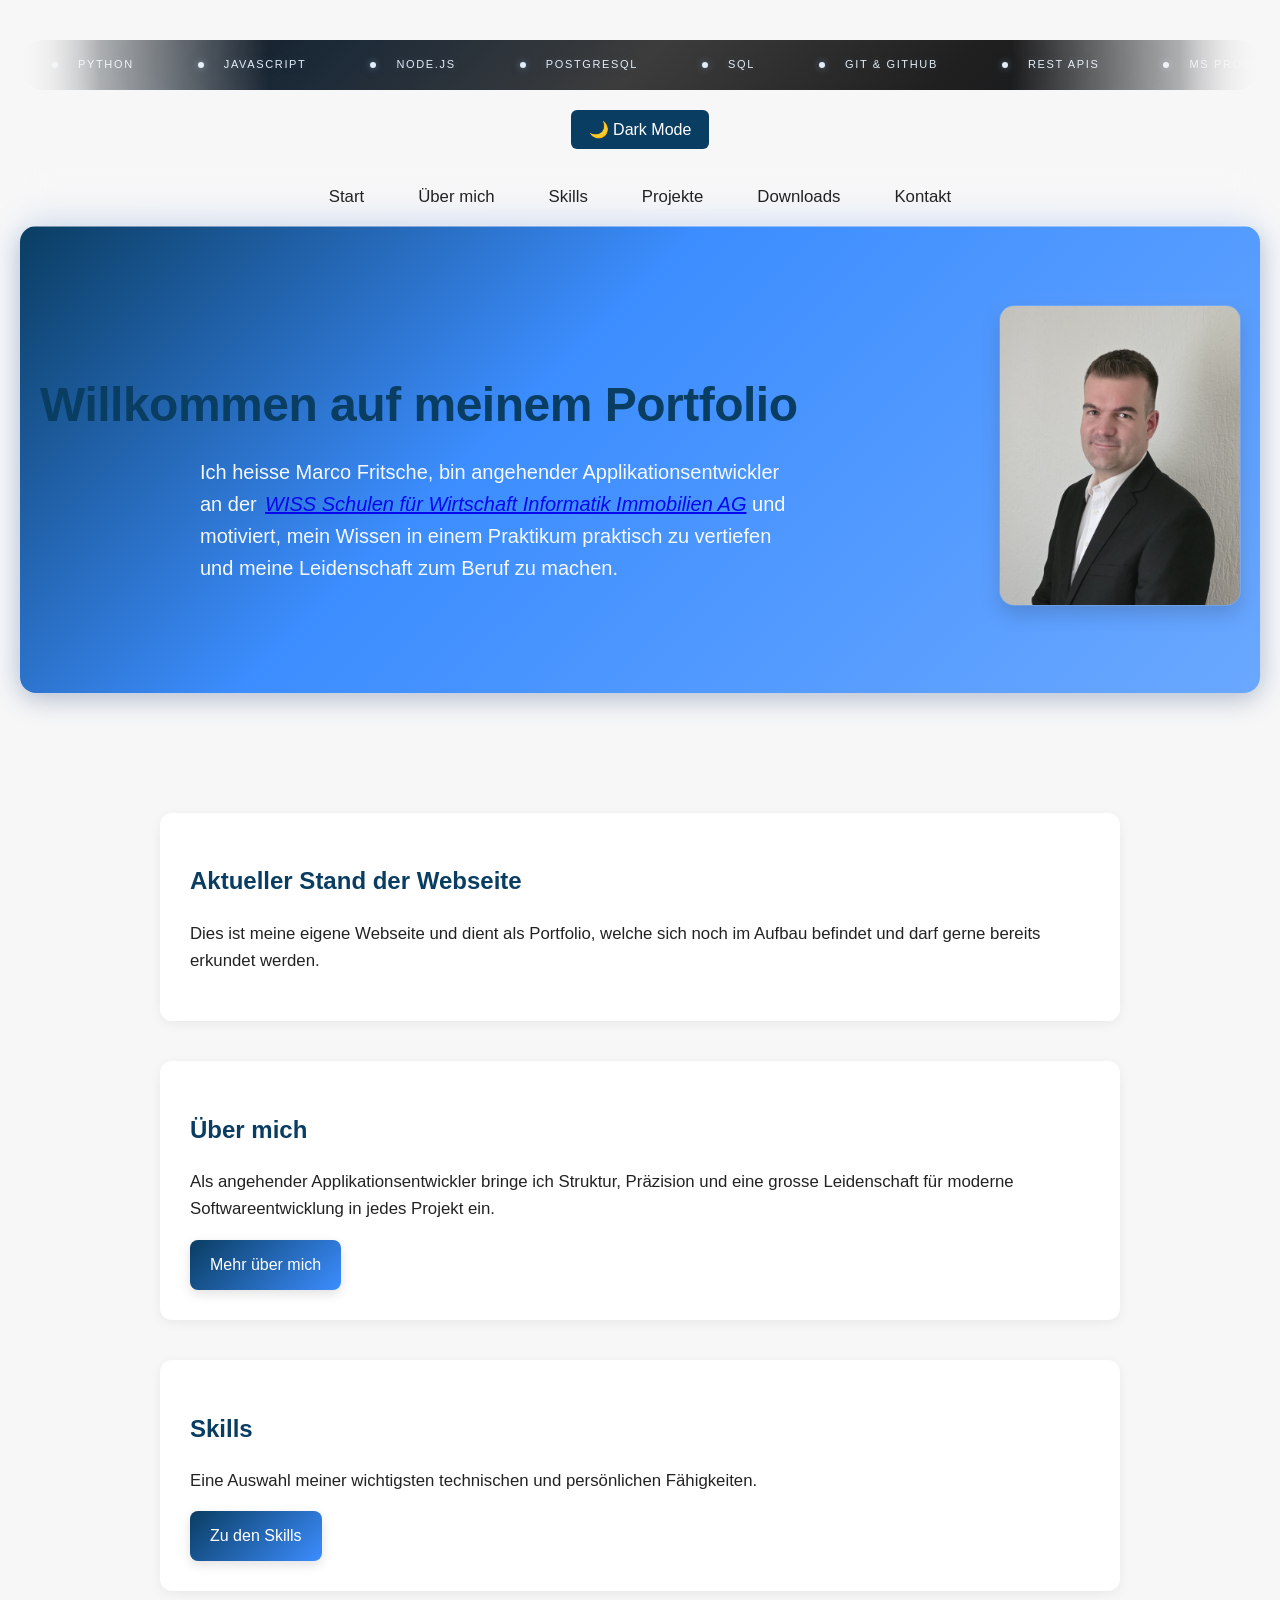
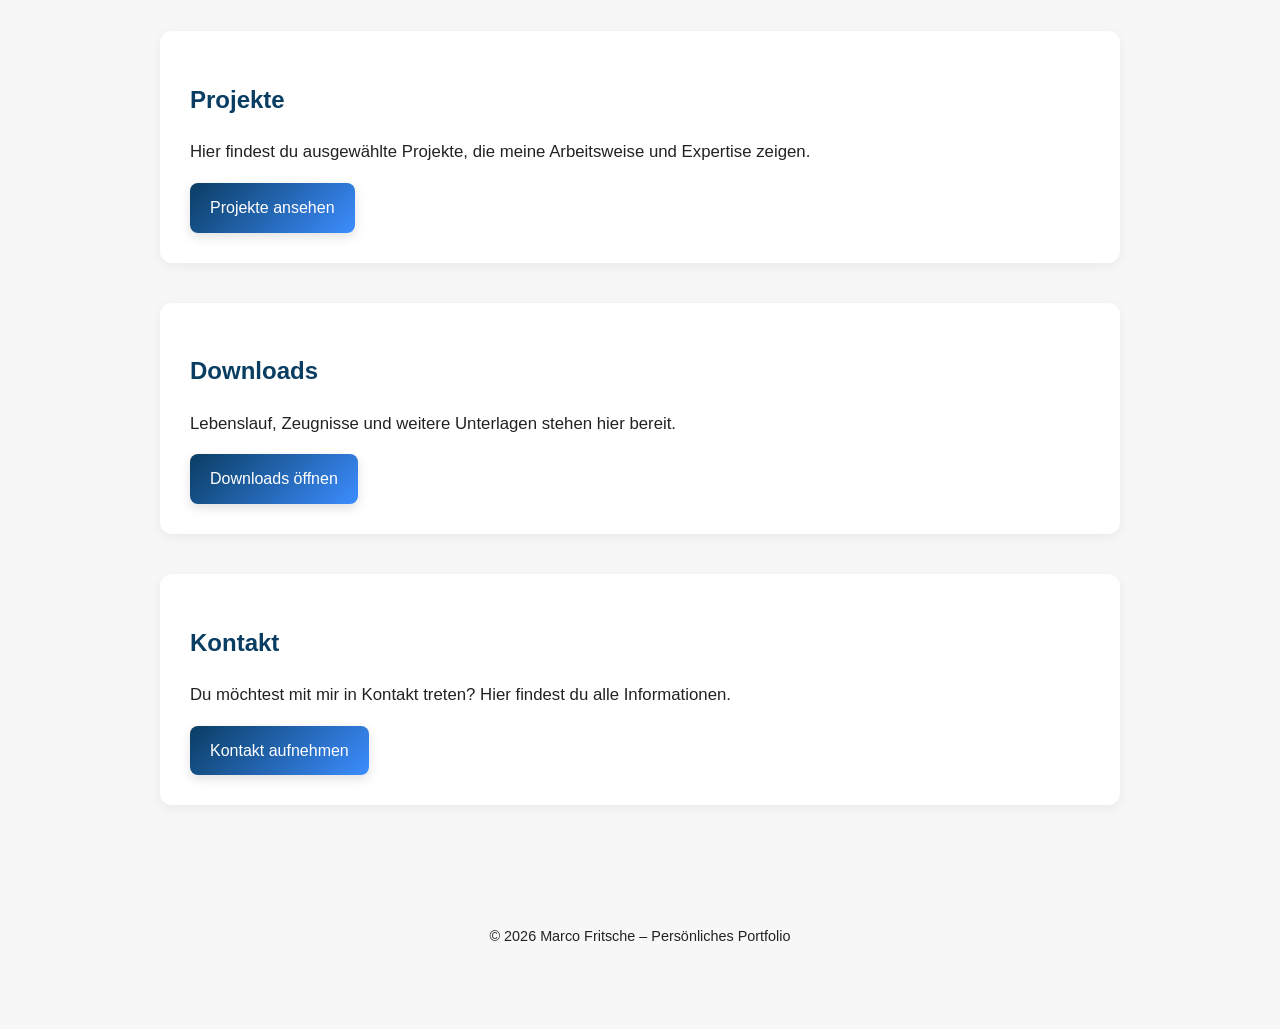
<file: index.html>
<!DOCTYPE html>
<html lang="de">
<head>
  <meta charset="UTF-8">
  <meta name="viewport" content="width=device-width, initial-scale=1.0">
  <title>Portfolio – Marco Fritsche</title>

  <!-- Favicon -->
  <link rel="icon" type="image/png" sizes="32x32" href="assets/icons/portfolio.png">
  <link rel="icon" type="image/png" sizes="16x16" href="assets/icons/portfolio.png">

  <link rel="stylesheet" href="css/style.css">
</head>
<body>

<a class="skip-link" href="#main-content">Zum Inhalt springen</a>

<!-- Marquee -->
<div class="marquee-wrapper">
  <div class="marquee-track">
    <!-- doubled for seamless loop -->
    <span class="marquee-item"><span class="marquee-dot"></span>Python</span>
    <span class="marquee-item"><span class="marquee-dot"></span>JavaScript</span>
    <span class="marquee-item"><span class="marquee-dot"></span>Node.js</span>
    <span class="marquee-item"><span class="marquee-dot"></span>PostgreSQL</span>
    <span class="marquee-item"><span class="marquee-dot"></span>SQL</span>
    <span class="marquee-item"><span class="marquee-dot"></span>Git & GitHub</span>
    <span class="marquee-item"><span class="marquee-dot"></span>REST APIs</span>
    <span class="marquee-item"><span class="marquee-dot"></span>MS Products</span>
    <span class="marquee-item"><span class="marquee-dot"></span>Virtualisierung (VMware & VirtualBox)</span>
    <!-- zweiter Durchlauf -->
    <span class="marquee-item"><span class="marquee-dot"></span>Python</span>
    <span class="marquee-item"><span class="marquee-dot"></span>JavaScript</span>
    <span class="marquee-item"><span class="marquee-dot"></span>Node.js</span>
    <span class="marquee-item"><span class="marquee-dot"></span>PostgreSQL</span>
    <span class="marquee-item"><span class="marquee-dot"></span>SQL</span>
    <span class="marquee-item"><span class="marquee-dot"></span>Git & GitHub</span>
    <span class="marquee-item"><span class="marquee-dot"></span>REST APIs</span>
    <span class="marquee-item"><span class="marquee-dot"></span>MS Products</span>
    <span class="marquee-item"><span class="marquee-dot"></span>Virtualisierung (VMware & VirtualBox)</span>
  </div>
</div>

<button id="theme-toggle" class="theme-btn" aria-label="Darstellung zwischen Dark Mode und Light Mode umschalten" aria-pressed="false">🌙 Dark Mode</button>
  
<nav aria-label="Hauptnavigation">
  <ul>
    <li><a href="index.html">Start</a></li>
    <li><a href="pages/ueber-mich.html">Über mich</a></li>
    <li><a href="pages/skills.html">Skills</a></li>
    <li><a href="pages/projekte.html">Projekte</a></li>
    <li><a href="pages/downloads.html">Downloads</a></li>
    <li><a href="pages/kontakt.html">Kontakt</a></li>
  </ul>
</nav>

<!-- Hero-Banner -->
<header class="hero fade-in">
  <div class="hero-content">

    <div class="hero-text fade-in">
      <h1>Willkommen auf meinem Portfolio</h1>
      <p>Ich heisse Marco Fritsche, bin angehender Applikationsentwickler an der 
        <a href="https://www.wiss.ch/de-CH" target="_blank" rel="noopener noreferrer"><em>WISS Schulen für Wirtschaft Informatik Immobilien AG</em></a> 
        und motiviert, mein Wissen in einem Praktikum praktisch zu vertiefen und meine Leidenschaft zum Beruf zu machen.
      </p>
    </div>

    <div class="hero-image fade-in">
      <img src="assets/images/Bewerbungsfoto_MarcoFritsche.jpg" alt="Portrait von Marco">
    </div>

  </div>
</header>

<!-- Hauptinhalt -->
<main id="main-content" class="page">

  <section class="info-accent fade-in">
    <h2>Aktueller Stand der Webseite</h2>
    <p>Dies ist meine eigene Webseite und dient als Portfolio, welche sich noch im Aufbau befindet und darf gerne bereits erkundet werden.</p>
  </section>

  <section class="fade-in">
    <h2>Über mich</h2>
    <p>Als angehender Applikationsentwickler bringe ich Struktur, Präzision und eine grosse Leidenschaft für moderne Softwareentwicklung in jedes Projekt ein.</p>
    <a class="btn" href="pages/ueber-mich.html">Mehr über mich</a>
  </section>

  <section class="fade-in">
    <h2>Skills</h2>
    <p>Eine Auswahl meiner wichtigsten technischen und persönlichen Fähigkeiten.</p>
    <a class="btn" href="pages/skills.html">Zu den Skills</a>
  </section>

  <section class="fade-in">
    <h2>Projekte</h2>
    <p>Hier findest du ausgewählte Projekte, die meine Arbeitsweise und Expertise zeigen.</p>
    <a class="btn" href="pages/projekte.html">Projekte ansehen</a>
  </section>

  <section class="fade-in">
    <h2>Downloads</h2>
    <p>Lebenslauf, Zeugnisse und weitere Unterlagen stehen hier bereit.</p>
    <a class="btn" href="pages/downloads.html">Downloads öffnen</a>
  </section>

  <section class="fade-in">
    <h2>Kontakt</h2>
    <p>Du möchtest mit mir in Kontakt treten? Hier findest du alle Informationen.</p>
    <a class="btn" href="pages/kontakt.html">Kontakt aufnehmen</a>
  </section>

</main>

<footer>
  © 2026 Marco Fritsche – Persönliches Portfolio
</footer>

<!-- Theme Script -->
<script>
  const savedTheme = localStorage.getItem('theme');
  if (savedTheme === 'dark') {
    document.body.classList.add('dark');
  }

  const toggle = document.getElementById('theme-toggle');
  toggle.addEventListener('click', () => {
    document.body.classList.toggle('dark');
    const isDark = document.body.classList.contains('dark');
    localStorage.setItem('theme', isDark ? 'dark' : 'light');
    toggle.textContent = isDark ? '☀️ Light Mode' : '🌙 Dark Mode';
    toggle.setAttribute('aria-pressed', isDark ? 'true' : 'false');
  });

  toggle.textContent = document.body.classList.contains('dark') ? '☀️ Light Mode' : '🌙 Dark Mode';
  toggle.setAttribute('aria-pressed', document.body.classList.contains('dark') ? 'true' : 'false');
</script>

<!-- Fade-In Script -->
<script>
  const observer = new IntersectionObserver((entries) => {
    entries.forEach(entry => {
      if (entry.isIntersecting) {
        entry.target.classList.add('visible');
        observer.unobserve(entry.target);
      }
    });
  }, { threshold: 0.15 });

  document.querySelectorAll('.fade-in').forEach(el => observer.observe(el));
</script>

</body>
</html>
</file>
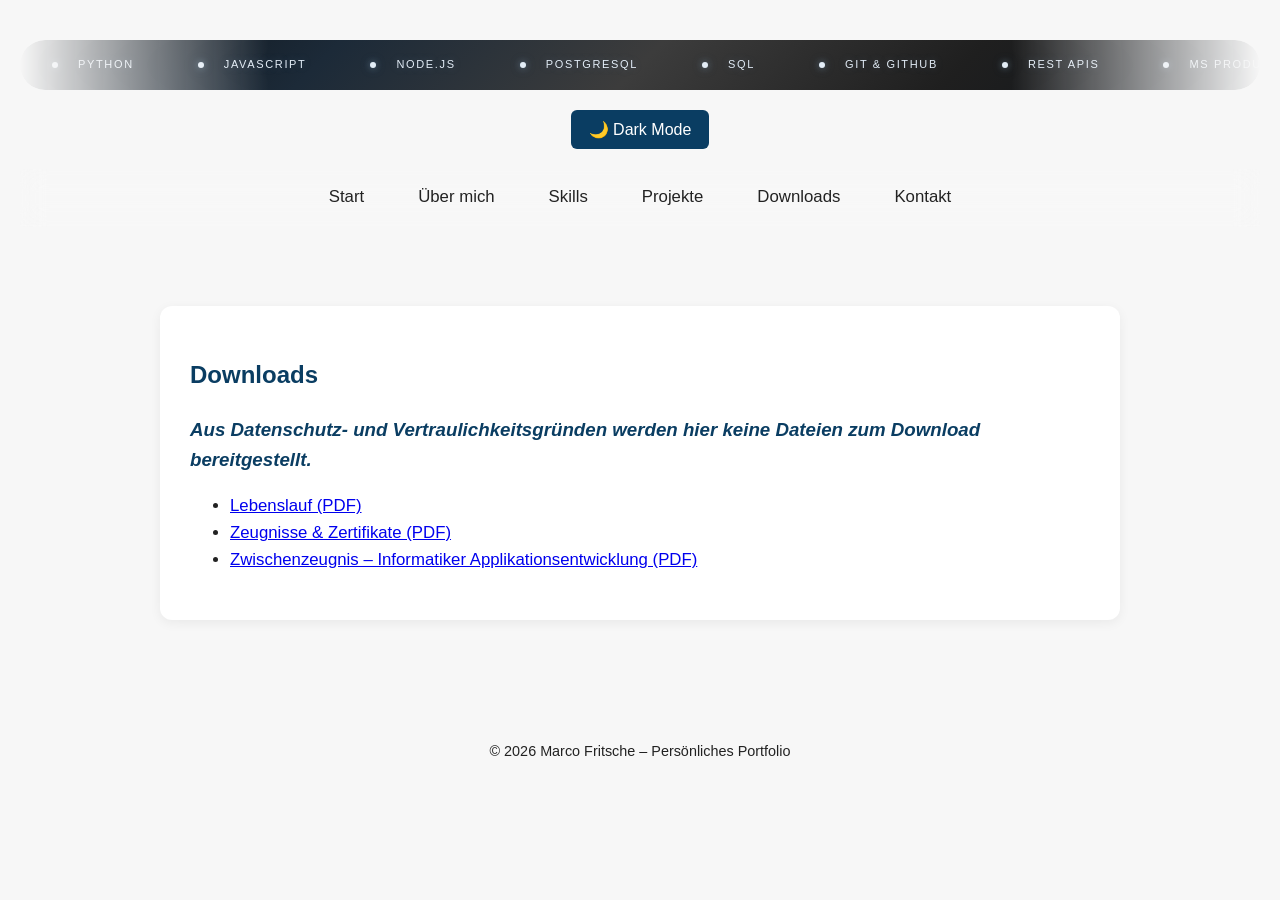
<file: downloads.html>
<!DOCTYPE html>
<html lang="de">
<head>
  <meta charset="UTF-8">
  <meta name="viewport" content="width=device-width, initial-scale=1.0">
  <title>Portfolio – Marco Fritsche</title>

  <!-- Favicon -->
  <link rel="icon" type="image/png" sizes="32x32" href="assets/icons/portfolio.png">
  <link rel="icon" type="image/png" sizes="16x16" href="assets/icons/portfolio.png">

  <link rel="stylesheet" href="style.css">
</head>
<body>

  
<!-- Marquee -->
<div class="marquee-wrapper">
  <div class="marquee-track">
    <!-- doubled for seamless loop -->
    <span class="marquee-item"><span class="marquee-dot"></span>Python</span>
    <span class="marquee-item"><span class="marquee-dot"></span>JavaScript</span>
    <span class="marquee-item"><span class="marquee-dot"></span>Node.js</span>
    <span class="marquee-item"><span class="marquee-dot"></span>PostgreSQL</span>
    <span class="marquee-item"><span class="marquee-dot"></span>SQL</span>
    <span class="marquee-item"><span class="marquee-dot"></span>Git & GitHub</span>
    <span class="marquee-item"><span class="marquee-dot"></span>REST APIs</span>
    <span class="marquee-item"><span class="marquee-dot"></span>MS Products</span>
    <span class="marquee-item"><span class="marquee-dot"></span>Virtualisierung (VMware & VirtualBox)</span>
    <!-- zweiter Durchlauf -->
    <span class="marquee-item"><span class="marquee-dot"></span>Python</span>
    <span class="marquee-item"><span class="marquee-dot"></span>JavaScript</span>
    <span class="marquee-item"><span class="marquee-dot"></span>Node.js</span>
    <span class="marquee-item"><span class="marquee-dot"></span>PostgreSQL</span>
    <span class="marquee-item"><span class="marquee-dot"></span>SQL</span>
    <span class="marquee-item"><span class="marquee-dot"></span>Git & GitHub</span>
    <span class="marquee-item"><span class="marquee-dot"></span>REST APIs</span>
    <span class="marquee-item"><span class="marquee-dot"></span>MS Products</span>
    <span class="marquee-item"><span class="marquee-dot"></span>Virtualisierung (VMware & VirtualBox)</span>
  </div>
</div>


<button id="theme-toggle" class="theme-btn">🌙 Dark Mode</button>

<nav>
  <ul>
    <li><a href="index.html">Start</a></li>
    <li><a href="ueber-mich.html">Über mich</a></li>
    <li><a href="skills.html">Skills</a></li>
    <li><a href="projekte.html">Projekte</a></li>
    <li><a href="downloads.html">Downloads</a></li>
    <li><a href="kontakt.html">Kontakt</a></li>
  </ul>
</nav>


  
<main class="page">

  <!-- Downloads-Bereich mit Fade-In -->
  <section class="fade-in">
    <h1>Downloads</h1>
    <h3><i>Aus Datenschutz- und Vertraulichkeitsgründen werden hier keine Dateien zum Download bereitgestellt.</i></h3>

    <ul>
      <li><a href="documents/Lebenslauf_MarcoFritsche.pdf" download="Lebenslauf_Marco_Fritsche.pdf">Lebenslauf (PDF)</a></li>
      <li><a href="documents/Zeugnisse_und_Zertifikate_MarcoFritsche.pdf" download="Zeugnisse_Zertifikate_Marco_Fritsche.pdf">Zeugnisse & Zertifikate (PDF)</a></li>
      <li><a href="documents/WISS_Zwischenzeugnis_MarcoFritsche.pdf" download="Zwischenzeugnis_Marco_Fritsche.pdf">Zwischenzeugnis – Informatiker Applikationsentwicklung (PDF)</a></li>
    </ul>
  </section>

</main>

<footer>
  © 2026 Marco Fritsche – Persönliches Portfolio
</footer>

<script>
  const savedTheme = localStorage.getItem('theme');
  if (savedTheme === 'dark') {
    document.body.classList.add('dark');
  }

  const toggle = document.getElementById('theme-toggle');
  toggle.addEventListener('click', () => {
    document.body.classList.toggle('dark');
    const isDark = document.body.classList.contains('dark');
    localStorage.setItem('theme', isDark ? 'dark' : 'light');
    toggle.textContent = isDark ? '☀️ Light Mode' : '🌙 Dark Mode';
  });

  toggle.textContent = document.body.classList.contains('dark') ? '☀️ Light Mode' : '🌙 Dark Mode';
</script>

<script>
  const observer = new IntersectionObserver((entries) => {
    entries.forEach(entry => {
      if (entry.isIntersecting) {
        entry.target.classList.add('visible');
        observer.unobserve(entry.target);
      }
    });
  }, { threshold: 0.15 });

  document.querySelectorAll('.fade-in').forEach(el => observer.observe(el));
</script>

</body>
</html>
</file>
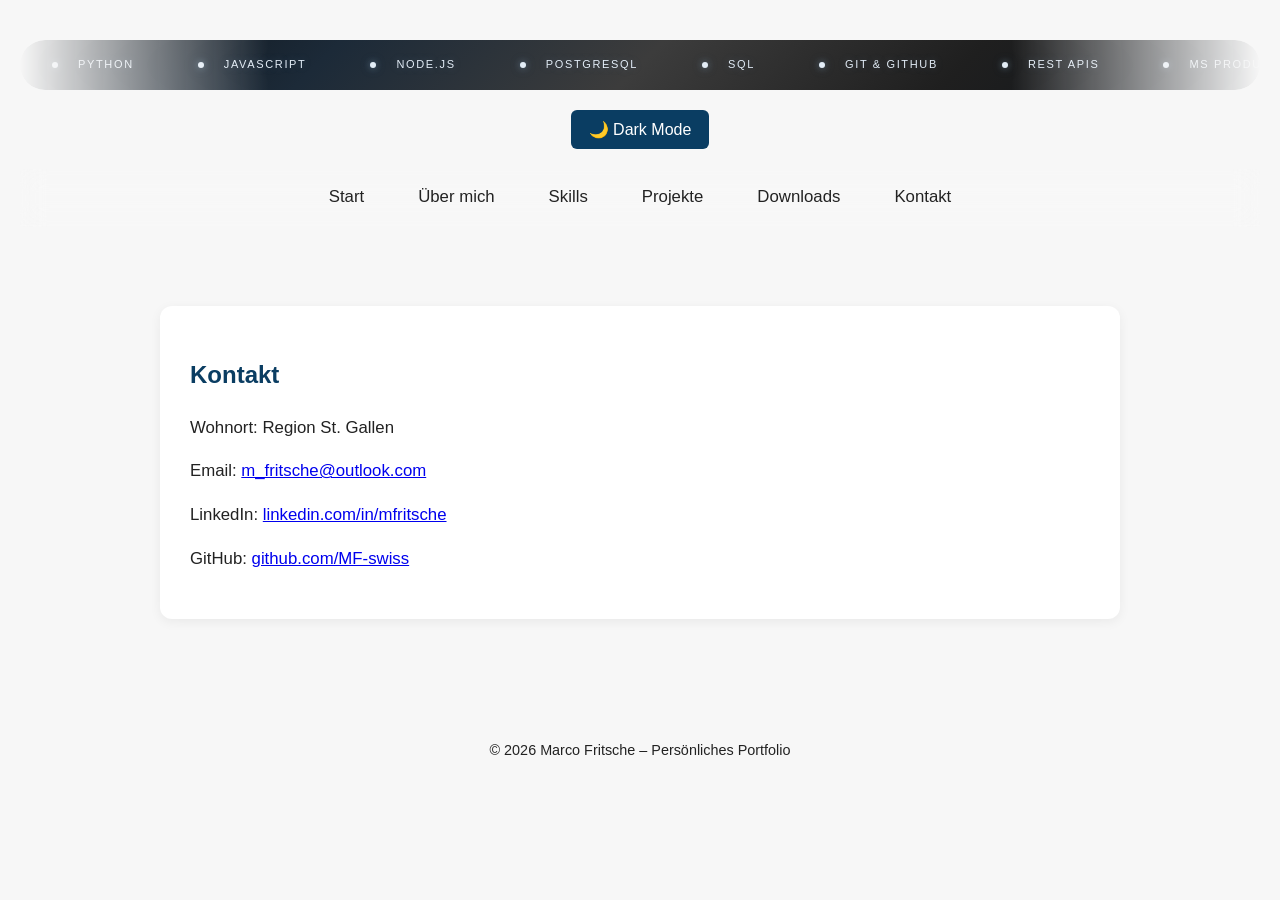
<file: kontakt.html>
<!DOCTYPE html>
<html lang="de">
<head>
  <meta charset="UTF-8">
  <meta name="viewport" content="width=device-width, initial-scale=1.0">
  <title>Portfolio – Marco Fritsche</title>

  <!-- Favicon -->
  <link rel="icon" type="image/png" sizes="32x32" href="assets/icons/portfolio.png">
  <link rel="icon" type="image/png" sizes="16x16" href="assets/icons/portfolio.png">

  <link rel="stylesheet" href="style.css">
</head>
<body>


<!-- Marquee -->
<div class="marquee-wrapper">
  <div class="marquee-track">
    <!-- doubled for seamless loop -->
    <span class="marquee-item"><span class="marquee-dot"></span>Python</span>
    <span class="marquee-item"><span class="marquee-dot"></span>JavaScript</span>
    <span class="marquee-item"><span class="marquee-dot"></span>Node.js</span>
    <span class="marquee-item"><span class="marquee-dot"></span>PostgreSQL</span>
    <span class="marquee-item"><span class="marquee-dot"></span>SQL</span>
    <span class="marquee-item"><span class="marquee-dot"></span>Git & GitHub</span>
    <span class="marquee-item"><span class="marquee-dot"></span>REST APIs</span>
    <span class="marquee-item"><span class="marquee-dot"></span>MS Products</span>
    <span class="marquee-item"><span class="marquee-dot"></span>Virtualisierung (VMware & VirtualBox)</span>
    <!-- zweiter Durchlauf -->
    <span class="marquee-item"><span class="marquee-dot"></span>Python</span>
    <span class="marquee-item"><span class="marquee-dot"></span>JavaScript</span>
    <span class="marquee-item"><span class="marquee-dot"></span>Node.js</span>
    <span class="marquee-item"><span class="marquee-dot"></span>PostgreSQL</span>
    <span class="marquee-item"><span class="marquee-dot"></span>SQL</span>
    <span class="marquee-item"><span class="marquee-dot"></span>Git & GitHub</span>
    <span class="marquee-item"><span class="marquee-dot"></span>REST APIs</span>
    <span class="marquee-item"><span class="marquee-dot"></span>MS Products</span>
    <span class="marquee-item"><span class="marquee-dot"></span>Virtualisierung (VMware & VirtualBox)</span>
  </div>
</div>

<button id="theme-toggle" class="theme-btn">🌙 Dark Mode</button>
  
<nav>
  <ul>
    <li><a href="index.html">Start</a></li>
    <li><a href="ueber-mich.html">Über mich</a></li>
    <li><a href="skills.html">Skills</a></li>
    <li><a href="projekte.html">Projekte</a></li>
    <li><a href="downloads.html">Downloads</a></li>
    <li><a href="kontakt.html">Kontakt</a></li>
  </ul>
</nav>

<main class="page">

  <!-- Kontaktbereich mit Fade-In -->
  <section class="fade-in">
    <h1>Kontakt</h1>

    <p>Wohnort: Region St. Gallen</p>
    <p>Email: <a href="mailto:m_fritsche@outlook.com">m_fritsche@outlook.com</a></p>
    <p>LinkedIn: <a href="https://www.linkedin.com/in/mfritsche/" target="_blank">linkedin.com/in/mfritsche</a></p>
    <p>GitHub: <a href="https://github.com/MF-swiss" target="_blank">github.com/MF-swiss</a></p>
  </section>

</main>

<footer>
  © 2026 Marco Fritsche – Persönliches Portfolio
</footer>

<script>
  const savedTheme = localStorage.getItem('theme');
  if (savedTheme === 'dark') {
    document.body.classList.add('dark');
  }

  const toggle = document.getElementById('theme-toggle');
  toggle.addEventListener('click', () => {
    document.body.classList.toggle('dark');
    const isDark = document.body.classList.contains('dark');
    localStorage.setItem('theme', isDark ? 'dark' : 'light');
    toggle.textContent = isDark ? '☀️ Light Mode' : '🌙 Dark Mode';
  });

  toggle.textContent = document.body.classList.contains('dark') ? '☀️ Light Mode' : '🌙 Dark Mode';
</script>

<script>
  const observer = new IntersectionObserver((entries) => {
    entries.forEach(entry => {
      if (entry.isIntersecting) {
        entry.target.classList.add('visible');
        observer.unobserve(entry.target);
      }
    });
  }, { threshold: 0.15 });

  document.querySelectorAll('.fade-in').forEach(el => observer.observe(el));
</script>

</body>
</html>
</file>
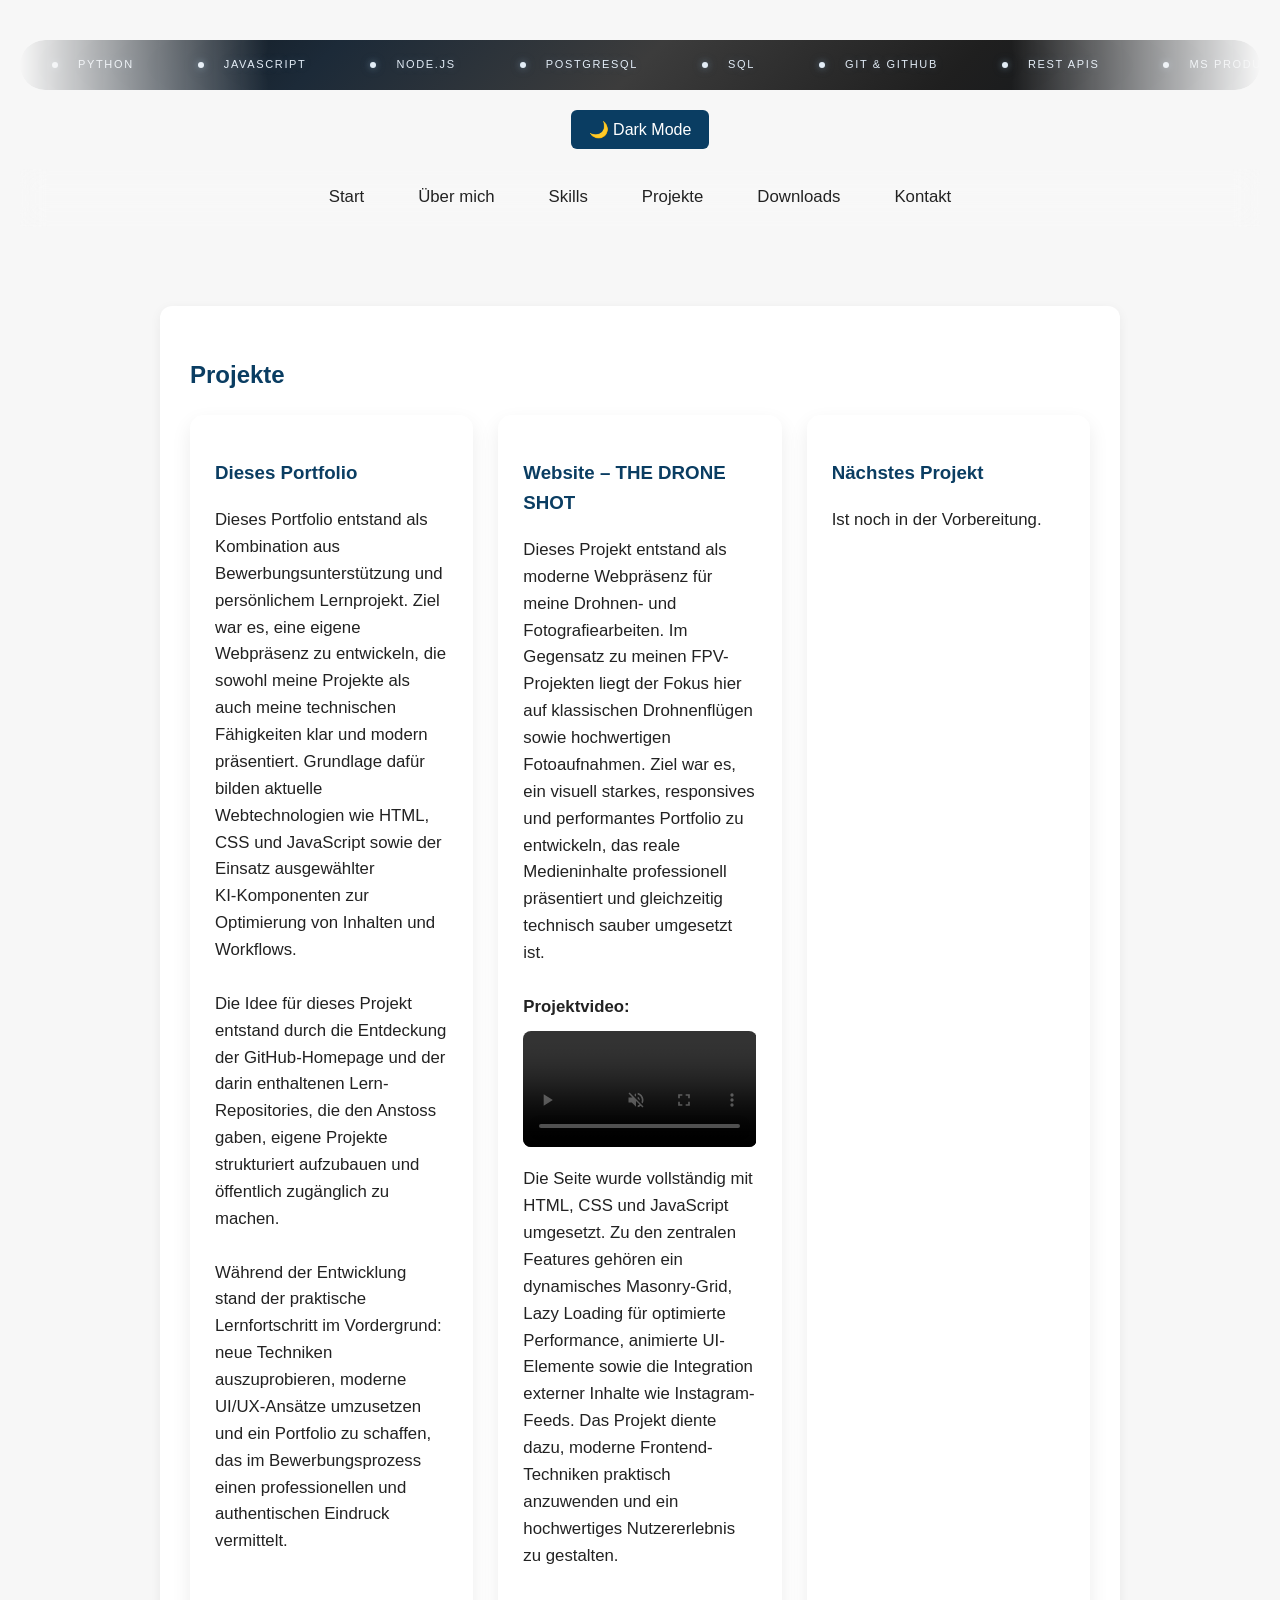
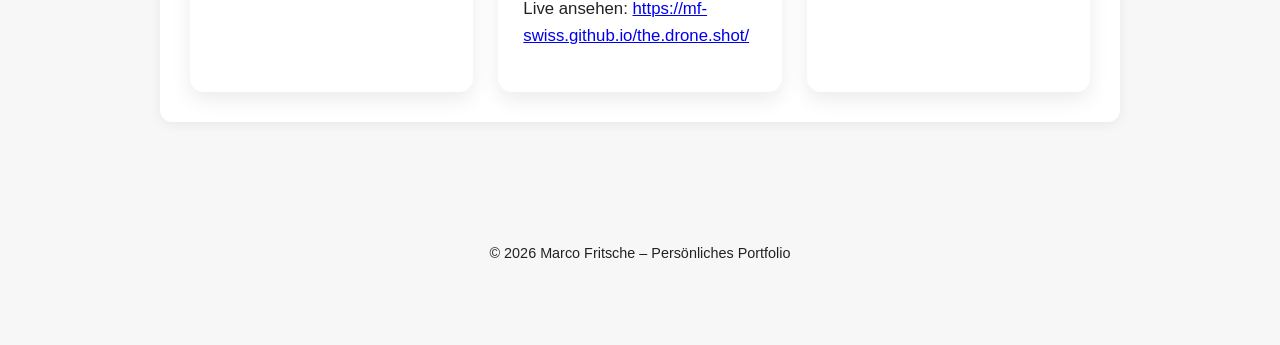
<file: projekte.html>
<!DOCTYPE html>
<html lang="de">
<head>
  <meta charset="UTF-8">
  <meta name="viewport" content="width=device-width, initial-scale=1.0">
  <title>Portfolio – Marco Fritsche</title>

  <!-- Favicon -->
  <link rel="icon" type="image/png" sizes="32x32" href="assets/icons/portfolio.png">
  <link rel="icon" type="image/png" sizes="16x16" href="assets/icons/portfolio.png">

  <link rel="stylesheet" href="style.css">
</head>
<body>



<!-- Marquee -->
<div class="marquee-wrapper">
  <div class="marquee-track">
    <!-- doubled for seamless loop -->
    <span class="marquee-item"><span class="marquee-dot"></span>Python</span>
    <span class="marquee-item"><span class="marquee-dot"></span>JavaScript</span>
    <span class="marquee-item"><span class="marquee-dot"></span>Node.js</span>
    <span class="marquee-item"><span class="marquee-dot"></span>PostgreSQL</span>
    <span class="marquee-item"><span class="marquee-dot"></span>SQL</span>
    <span class="marquee-item"><span class="marquee-dot"></span>Git & GitHub</span>
    <span class="marquee-item"><span class="marquee-dot"></span>REST APIs</span>
    <span class="marquee-item"><span class="marquee-dot"></span>MS Products</span>
    <span class="marquee-item"><span class="marquee-dot"></span>Virtualisierung (VMware & VirtualBox)</span>
    <!-- zweiter Durchlauf -->
    <span class="marquee-item"><span class="marquee-dot"></span>Python</span>
    <span class="marquee-item"><span class="marquee-dot"></span>JavaScript</span>
    <span class="marquee-item"><span class="marquee-dot"></span>Node.js</span>
    <span class="marquee-item"><span class="marquee-dot"></span>PostgreSQL</span>
    <span class="marquee-item"><span class="marquee-dot"></span>SQL</span>
    <span class="marquee-item"><span class="marquee-dot"></span>Git & GitHub</span>
    <span class="marquee-item"><span class="marquee-dot"></span>REST APIs</span>
    <span class="marquee-item"><span class="marquee-dot"></span>MS Products</span>
    <span class="marquee-item"><span class="marquee-dot"></span>Virtualisierung (VMware & VirtualBox)</span>
  </div>
</div>

<button id="theme-toggle" class="theme-btn">🌙 Dark Mode</button>
  
<nav>
  <ul>
    <li><a href="index.html">Start</a></li>
    <li><a href="ueber-mich.html">Über mich</a></li>
    <li><a href="skills.html">Skills</a></li>
    <li><a href="projekte.html">Projekte</a></li>
    <li><a href="downloads.html">Downloads</a></li>
    <li><a href="kontakt.html">Kontakt</a></li>
  </ul>
</nav>

<main class="page">

  <!-- Gesamter Abschnitt bekommt Fade-In -->
  <section class="fade-in">
    <h1>Projekte</h1>

    <div class="grid">

      <!-- Jede Card bekommt ebenfalls Fade-In -->
      <div class="card fade-in">
        <h3>Dieses Portfolio</h3>
        <p>
          Dieses Portfolio entstand als Kombination aus Bewerbungsunterstützung und persönlichem Lernprojekt. 
          Ziel war es, eine eigene Webpräsenz zu entwickeln, die sowohl meine Projekte als auch meine 
          technischen Fähigkeiten klar und modern präsentiert. Grundlage dafür bilden aktuelle Webtechnologien 
          wie HTML, CSS und JavaScript sowie der Einsatz ausgewählter KI‑Komponenten zur Optimierung von 
          Inhalten und Workflows.
          <br><br>
          Die Idee für dieses Projekt entstand durch die Entdeckung der GitHub-Homepage und der darin 
          enthaltenen Lern-Repositories, die den Anstoss gaben, eigene Projekte strukturiert aufzubauen 
          und öffentlich zugänglich zu machen. 
          <br><br>
          Während der Entwicklung stand der praktische Lernfortschritt im Vordergrund: neue Techniken 
          auszuprobieren, moderne UI/UX‑Ansätze umzusetzen und ein Portfolio zu schaffen, das im 
          Bewerbungsprozess einen professionellen und authentischen Eindruck vermittelt.
        </p>
      </div>


      <div class="card fade-in">
        <h3>Website – THE DRONE SHOT</h3>
        <p>
          Dieses Projekt entstand als moderne Webpräsenz für meine Drohnen- und Fotografiearbeiten. 
          Im Gegensatz zu meinen FPV-Projekten liegt der Fokus hier auf klassischen Drohnenflügen 
          sowie hochwertigen Fotoaufnahmen. Ziel war es, ein visuell starkes, responsives und 
          performantes Portfolio zu entwickeln, das reale Medieninhalte professionell präsentiert 
          und gleichzeitig technisch sauber umgesetzt ist.
          <br><br>

          <!-- Video-Platzhalter -->
          <strong>Projektvideo:</strong><br>
          <!-- Video Showcase -->
          <video 
            src="/assets/clips/website_the.drone.shot.mp4" 
            controls 
            autoplay
            loop
            muted
            preload="metadata" 
            style="width: 100%; border-radius: 8px; margin: 10px 0;">
            Dein Browser unterstützt das Video-Tag nicht.
          </video>


          Die Seite wurde vollständig mit HTML, CSS und JavaScript umgesetzt. Zu den zentralen 
          Features gehören ein dynamisches Masonry-Grid, Lazy Loading für optimierte Performance, 
          animierte UI-Elemente sowie die Integration externer Inhalte wie Instagram-Feeds. 
          Das Projekt diente dazu, moderne Frontend-Techniken praktisch anzuwenden und ein 
          hochwertiges Nutzererlebnis zu gestalten.
          <br><br>

          Live ansehen: 
          <a href="https://mf-swiss.github.io/the.drone.shot/" target="_blank">
            https://mf-swiss.github.io/the.drone.shot/
          </a>
        </p>
      </div>


      <div class="card fade-in">
        <h3>Nächstes Projekt</h3>
        <p>Ist noch in der Vorbereitung.</p>
      </div>

    </div>

  </section>

</main>

<footer>
  © 2026 Marco Fritsche – Persönliches Portfolio
</footer>

<script>
  const savedTheme = localStorage.getItem('theme');
  if (savedTheme === 'dark') {
    document.body.classList.add('dark');
  }

  const toggle = document.getElementById('theme-toggle');
  toggle.addEventListener('click', () => {
    document.body.classList.toggle('dark');
    const isDark = document.body.classList.contains('dark');
    localStorage.setItem('theme', isDark ? 'dark' : 'light');
    toggle.textContent = isDark ? '☀️ Light Mode' : '🌙 Dark Mode';
  });

  toggle.textContent = document.body.classList.contains('dark') ? '☀️ Light Mode' : '🌙 Dark Mode';
</script>

<script>
  const observer = new IntersectionObserver((entries) => {
    entries.forEach(entry => {
      if (entry.isIntersecting) {
        entry.target.classList.add('visible');
        observer.unobserve(entry.target);
      }
    });
  }, { threshold: 0.15 });

  document.querySelectorAll('.fade-in').forEach(el => observer.observe(el));
</script>

</body>
</html>
</file>
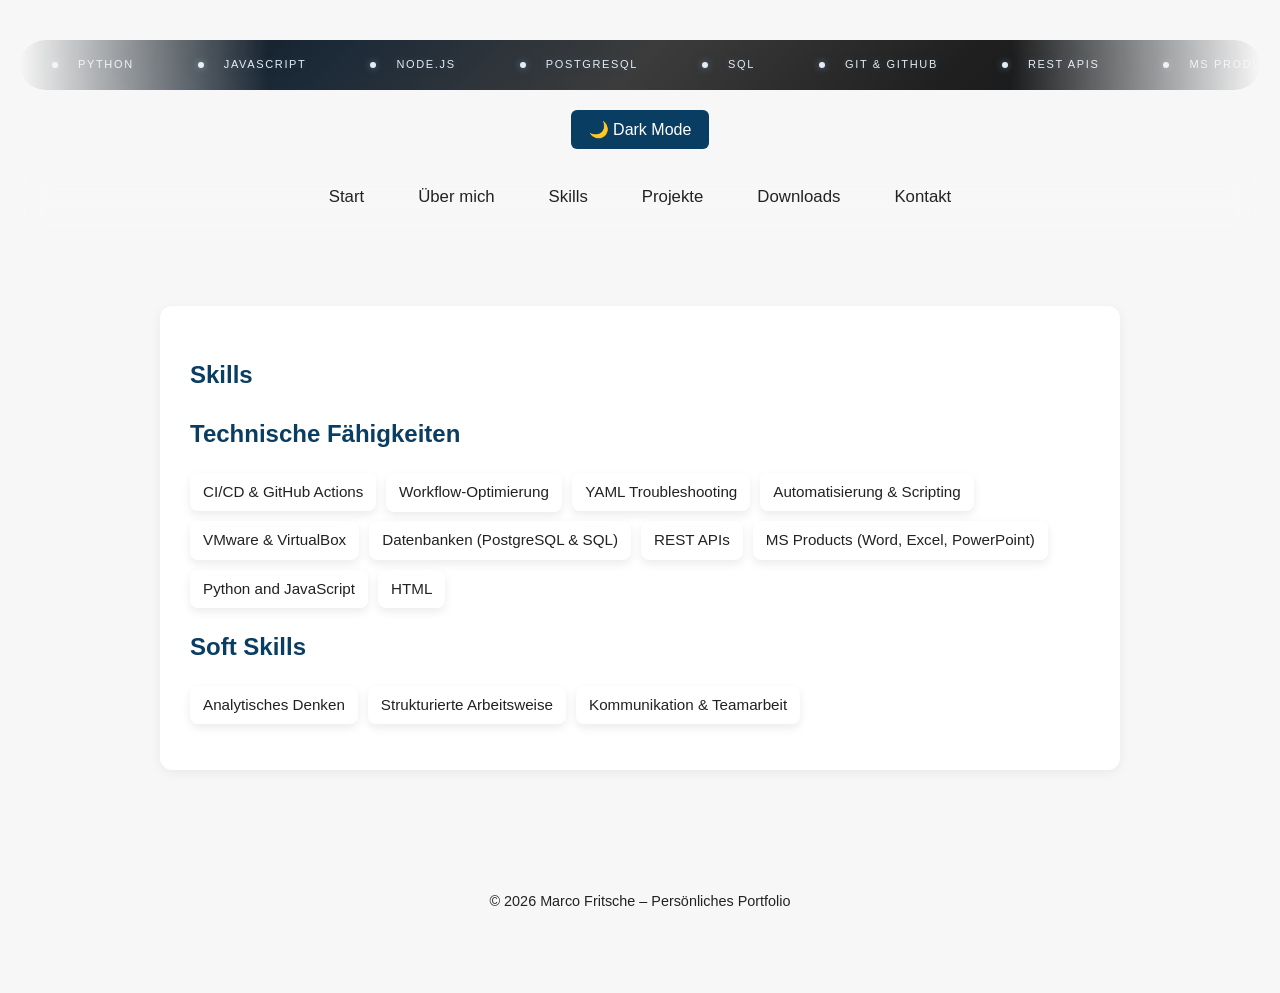
<file: skills.html>
<!DOCTYPE html>
<html lang="de">
<head>
  <meta charset="UTF-8">
  <meta name="viewport" content="width=device-width, initial-scale=1.0">
  <title>Portfolio – Marco Fritsche</title>

  <!-- Favicon -->
  <link rel="icon" type="image/png" sizes="32x32" href="assets/icons/portfolio.png">
  <link rel="icon" type="image/png" sizes="16x16" href="assets/icons/portfolio.png">

  <link rel="stylesheet" href="style.css">
</head>
<body>

<!-- Marquee -->
<div class="marquee-wrapper">
  <div class="marquee-track">
    <!-- doubled for seamless loop -->
    <span class="marquee-item"><span class="marquee-dot"></span>Python</span>
    <span class="marquee-item"><span class="marquee-dot"></span>JavaScript</span>
    <span class="marquee-item"><span class="marquee-dot"></span>Node.js</span>
    <span class="marquee-item"><span class="marquee-dot"></span>PostgreSQL</span>
    <span class="marquee-item"><span class="marquee-dot"></span>SQL</span>
    <span class="marquee-item"><span class="marquee-dot"></span>Git & GitHub</span>
    <span class="marquee-item"><span class="marquee-dot"></span>REST APIs</span>
    <span class="marquee-item"><span class="marquee-dot"></span>MS Products</span>
    <span class="marquee-item"><span class="marquee-dot"></span>Virtualisierung (VMware & VirtualBox)</span>
    <!-- zweiter Durchlauf -->
    <span class="marquee-item"><span class="marquee-dot"></span>Python</span>
    <span class="marquee-item"><span class="marquee-dot"></span>JavaScript</span>
    <span class="marquee-item"><span class="marquee-dot"></span>Node.js</span>
    <span class="marquee-item"><span class="marquee-dot"></span>PostgreSQL</span>
    <span class="marquee-item"><span class="marquee-dot"></span>SQL</span>
    <span class="marquee-item"><span class="marquee-dot"></span>Git & GitHub</span>
    <span class="marquee-item"><span class="marquee-dot"></span>REST APIs</span>
    <span class="marquee-item"><span class="marquee-dot"></span>MS Products</span>
    <span class="marquee-item"><span class="marquee-dot"></span>Virtualisierung (VMware & VirtualBox)</span>
  </div>
</div>

<button id="theme-toggle" class="theme-btn">🌙 Dark Mode</button>


<nav>
  <ul>
    <li><a href="index.html">Start</a></li>
    <li><a href="ueber-mich.html">Über mich</a></li>
    <li><a href="skills.html">Skills</a></li>
    <li><a href="projekte.html">Projekte</a></li>
    <li><a href="downloads.html">Downloads</a></li>
    <li><a href="kontakt.html">Kontakt</a></li>
  </ul>
</nav>



<main class="page">

    <!-- Der gesamte Skills-Block bekommt Fade-In -->
  <section class="fade-in">
    <h1>Skills</h1>

    <h2>Technische Fähigkeiten</h2>
    <div class="skill-badges">
      <span class="skill-badge">CI/CD & GitHub Actions</span>
      <span class="skill-badge">Workflow‑Optimierung</span>
      <span class="skill-badge">YAML Troubleshooting</span>
      <span class="skill-badge">Automatisierung & Scripting</span>
      <span class="skill-badge">VMware & VirtualBox</span>
      <span class="skill-badge">Datenbanken (PostgreSQL & SQL)</span>
      <span class="skill-badge">REST APIs</span>
      <span class="skill-badge">MS Products (Word, Excel, PowerPoint)</span>
      <span class="skill-badge">Python and JavaScript</span>
      <span class="skill-badge">HTML</span>
    </div>

    <h2>Soft Skills</h2>
    <div class="skill-badges">
      <span class="skill-badge">Analytisches Denken</span>
      <span class="skill-badge">Strukturierte Arbeitsweise</span>
      <span class="skill-badge">Kommunikation & Teamarbeit</span>
    </div>

  </section>

</main>


<footer>
  © 2026 Marco Fritsche – Persönliches Portfolio
</footer>

<script>
  const savedTheme = localStorage.getItem('theme');
  if (savedTheme === 'dark') {
    document.body.classList.add('dark');
  }

  const toggle = document.getElementById('theme-toggle');
  toggle.addEventListener('click', () => {
    document.body.classList.toggle('dark');
    const isDark = document.body.classList.contains('dark');
    localStorage.setItem('theme', isDark ? 'dark' : 'light');
    toggle.textContent = isDark ? "☀️ Light Mode" : "🌙 Dark Mode";
  });

  toggle.textContent = document.body.classList.contains('dark') ? "☀️ Light Mode" : "🌙 Dark Mode";
</script>

<script>
  const observer = new IntersectionObserver((entries) => {
    entries.forEach(entry => {
      if (entry.isIntersecting) {
        entry.target.classList.add('visible');
        observer.unobserve(entry.target);
      }
    });
  }, { threshold: 0.15 });

  document.querySelectorAll('.fade-in').forEach(el => observer.observe(el));
</script>

</body>
</html>
</file>
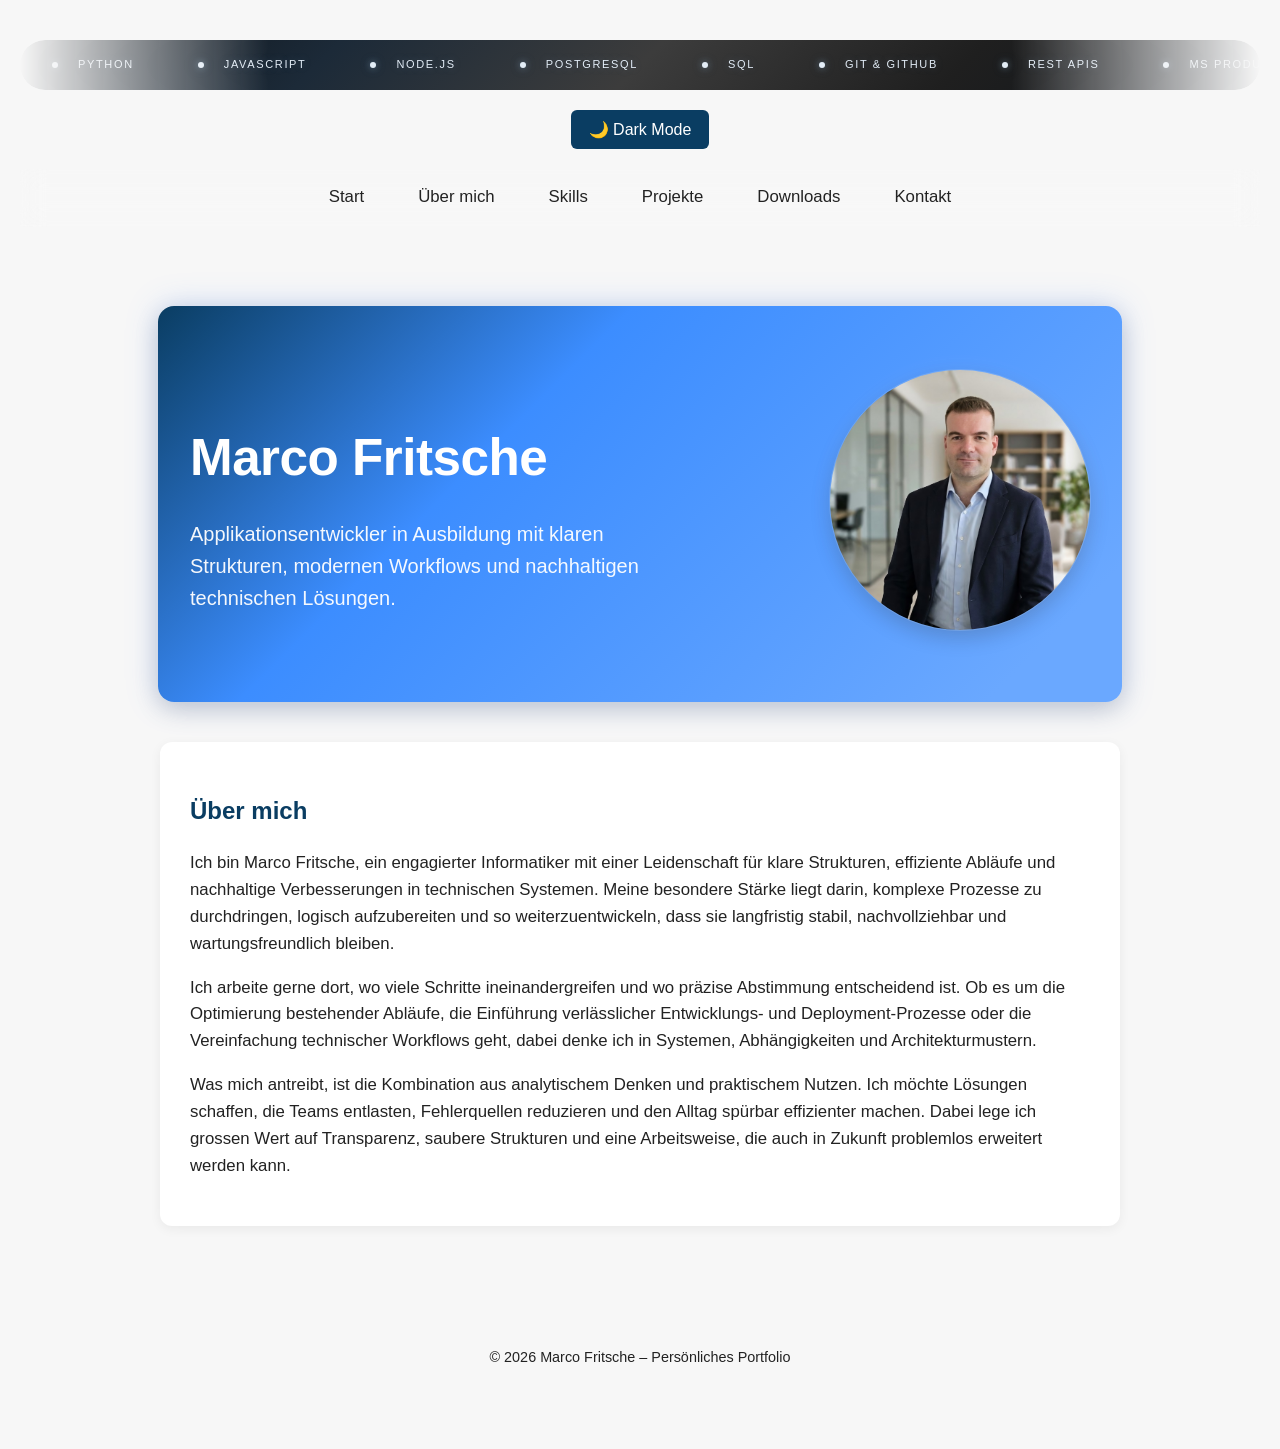
<file: ueber-mich.html>
<!DOCTYPE html>
<html lang="de">
<head>
  <meta charset="UTF-8">
  <meta name="viewport" content="width=device-width, initial-scale=1.0">
  <title>Portfolio – Marco Fritsche</title>

  <!-- Favicon -->
  <link rel="icon" type="image/png" sizes="32x32" href="assets/icons/portfolio.png">
  <link rel="icon" type="image/png" sizes="16x16" href="assets/icons/portfolio.png">

  <link rel="stylesheet" href="style.css">
</head>
<body>

<!-- Marquee -->
<div class="marquee-wrapper">
  <div class="marquee-track">
    <!-- doubled for seamless loop -->
    <span class="marquee-item"><span class="marquee-dot"></span>Python</span>
    <span class="marquee-item"><span class="marquee-dot"></span>JavaScript</span>
    <span class="marquee-item"><span class="marquee-dot"></span>Node.js</span>
    <span class="marquee-item"><span class="marquee-dot"></span>PostgreSQL</span>
    <span class="marquee-item"><span class="marquee-dot"></span>SQL</span>
    <span class="marquee-item"><span class="marquee-dot"></span>Git & GitHub</span>
    <span class="marquee-item"><span class="marquee-dot"></span>REST APIs</span>
    <span class="marquee-item"><span class="marquee-dot"></span>MS Products</span>
    <span class="marquee-item"><span class="marquee-dot"></span>Virtualisierung (VMware & VirtualBox)</span>
    <!-- zweiter Durchlauf -->
    <span class="marquee-item"><span class="marquee-dot"></span>Python</span>
    <span class="marquee-item"><span class="marquee-dot"></span>JavaScript</span>
    <span class="marquee-item"><span class="marquee-dot"></span>Node.js</span>
    <span class="marquee-item"><span class="marquee-dot"></span>PostgreSQL</span>
    <span class="marquee-item"><span class="marquee-dot"></span>SQL</span>
    <span class="marquee-item"><span class="marquee-dot"></span>Git & GitHub</span>
    <span class="marquee-item"><span class="marquee-dot"></span>REST APIs</span>
    <span class="marquee-item"><span class="marquee-dot"></span>MS Products</span>
    <span class="marquee-item"><span class="marquee-dot"></span>Virtualisierung (VMware & VirtualBox)</span>
  </div>
</div>

<button id="theme-toggle" class="theme-btn">🌙 Dark Mode</button>


<nav>
  <ul>
    <li><a href="index.html">Start</a></li>
    <li><a href="ueber-mich.html">Über mich</a></li>
    <li><a href="skills.html">Skills</a></li>
    <li><a href="projekte.html">Projekte</a></li>
    <li><a href="downloads.html">Downloads</a></li>
    <li><a href="kontakt.html">Kontakt</a></li>
  </ul>
</nav>

<main class="page">

  <!-- Hero-Bereich mit Fade-In -->
  <section class="about-hero fade-in">
    <div class="about-hero-text fade-in">
        <h1>Marco Fritsche</h1>
        <p>Applikationsentwickler in Ausbildung mit klaren Strukturen, modernen Workflows und nachhaltigen technischen Lösungen.</p>
    </div>
  
    <div class="about-hero-photo fade-in">
      <img src="assets/images/Bewerbungsfoto_längs.jpg" alt="Portrait von Marco Fritsche">
    </div>
  </section>

  <!-- Haupttext als ein Fade-In Block -->
  <section class="fade-in">
    <h1>Über mich</h1>
    <p>
      Ich bin Marco Fritsche, ein engagierter Informatiker mit einer Leidenschaft für klare Strukturen, effiziente Abläufe und nachhaltige Verbesserungen in technischen Systemen. Meine besondere Stärke liegt darin, komplexe Prozesse zu durchdringen, logisch aufzubereiten und so weiterzuentwickeln, dass sie langfristig stabil, nachvollziehbar und wartungsfreundlich bleiben.
    </p>
    <p>
      Ich arbeite gerne dort, wo viele Schritte ineinandergreifen und wo präzise Abstimmung entscheidend ist. Ob es um die Optimierung bestehender Abläufe, die Einführung verlässlicher Entwicklungs‑ und Deployment‑Prozesse oder die Vereinfachung technischer Workflows geht, dabei denke ich in Systemen, Abhängigkeiten und Architekturmustern.
    </p>
    <p>
      Was mich antreibt, ist die Kombination aus analytischem Denken und praktischem Nutzen. Ich möchte Lösungen schaffen, die Teams entlasten, Fehlerquellen reduzieren und den Alltag spürbar effizienter machen. Dabei lege ich grossen Wert auf Transparenz, saubere Strukturen und eine Arbeitsweise, die auch in Zukunft problemlos erweitert werden kann.
    </p>
  </section>

</main>

<footer>
  © 2026 Marco Fritsche – Persönliches Portfolio
</footer>

<!-- Theme Script -->
<script>
  const savedTheme = localStorage.getItem('theme');
  if (savedTheme === 'dark') {
    document.body.classList.add('dark');
  }

  const toggle = document.getElementById('theme-toggle');
  toggle.addEventListener('click', () => {
    document.body.classList.toggle('dark');
    const isDark = document.body.classList.contains('dark');
    localStorage.setItem('theme', isDark ? 'dark' : 'light');
    toggle.textContent = isDark ? '☀️ Light Mode' : '🌙 Dark Mode';
  });

  toggle.textContent = document.body.classList.contains('dark') ? '☀️ Light Mode' : '🌙 Dark Mode';
</script>

<!-- Fade-In Script -->
<script>
  const observer = new IntersectionObserver((entries) => {
    entries.forEach(entry => {
      if (entry.isIntersecting) {
        entry.target.classList.add('visible');
        observer.unobserve(entry.target);
      }
    });
  }, { threshold: 0.15 });

  document.querySelectorAll('.fade-in').forEach(el => observer.observe(el));
</script>

</body>
</html>
</file>
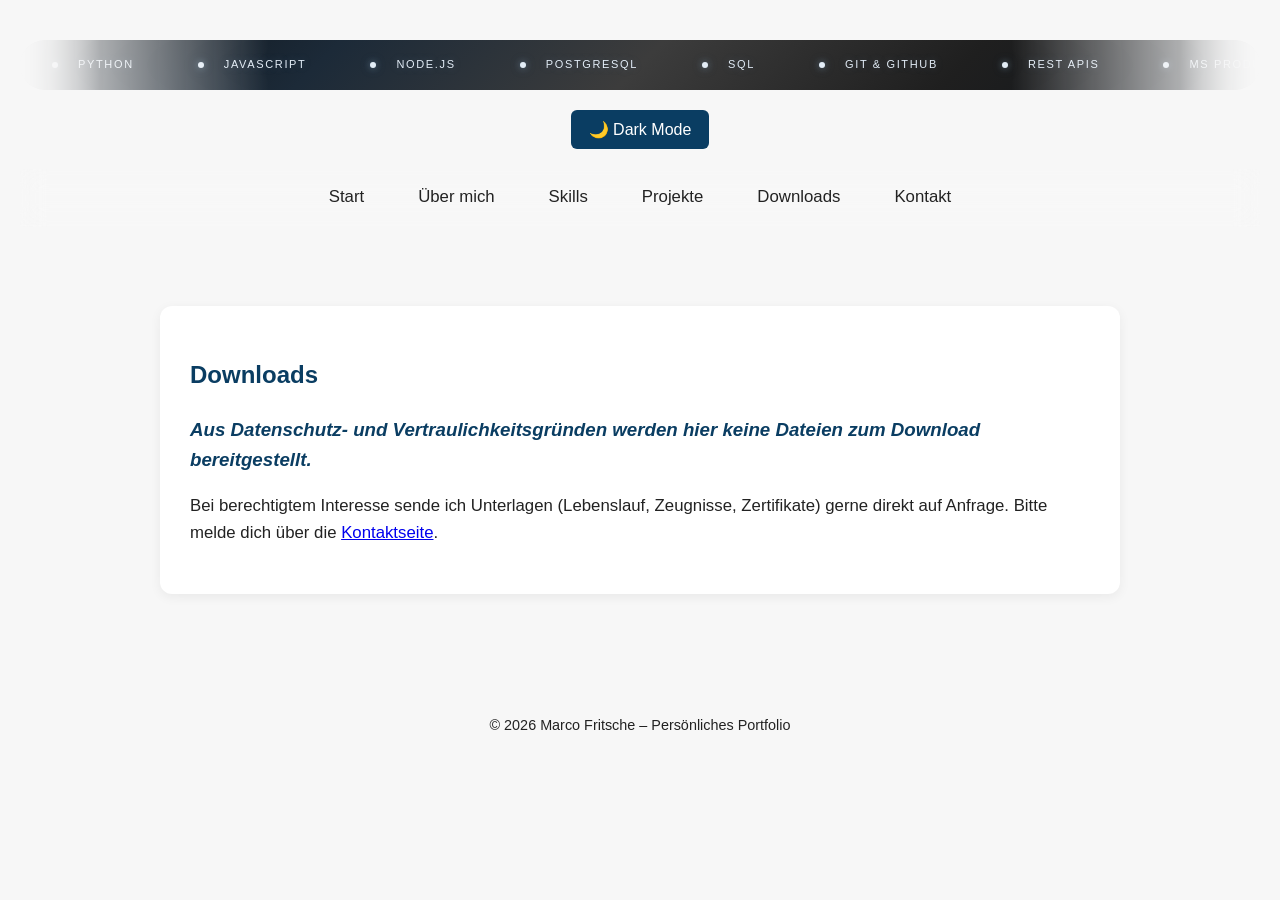
<file: pages/downloads.html>
<!DOCTYPE html>
<html lang="de">
<head>
  <meta charset="UTF-8">
  <meta name="viewport" content="width=device-width, initial-scale=1.0">
  <title>Portfolio – Marco Fritsche</title>

  <!-- Favicon -->
  <link rel="icon" type="image/png" sizes="32x32" href="../assets/icons/portfolio.png">
  <link rel="icon" type="image/png" sizes="16x16" href="../assets/icons/portfolio.png">

  <link rel="stylesheet" href="../css/style.css">
</head>
<body>

<a class="skip-link" href="#main-content">Zum Inhalt springen</a>

  
<!-- Marquee -->
<div class="marquee-wrapper">
  <div class="marquee-track">
    <!-- doubled for seamless loop -->
    <span class="marquee-item"><span class="marquee-dot"></span>Python</span>
    <span class="marquee-item"><span class="marquee-dot"></span>JavaScript</span>
    <span class="marquee-item"><span class="marquee-dot"></span>Node.js</span>
    <span class="marquee-item"><span class="marquee-dot"></span>PostgreSQL</span>
    <span class="marquee-item"><span class="marquee-dot"></span>SQL</span>
    <span class="marquee-item"><span class="marquee-dot"></span>Git & GitHub</span>
    <span class="marquee-item"><span class="marquee-dot"></span>REST APIs</span>
    <span class="marquee-item"><span class="marquee-dot"></span>MS Products</span>
    <span class="marquee-item"><span class="marquee-dot"></span>Virtualisierung (VMware & VirtualBox)</span>
    <!-- zweiter Durchlauf -->
    <span class="marquee-item"><span class="marquee-dot"></span>Python</span>
    <span class="marquee-item"><span class="marquee-dot"></span>JavaScript</span>
    <span class="marquee-item"><span class="marquee-dot"></span>Node.js</span>
    <span class="marquee-item"><span class="marquee-dot"></span>PostgreSQL</span>
    <span class="marquee-item"><span class="marquee-dot"></span>SQL</span>
    <span class="marquee-item"><span class="marquee-dot"></span>Git & GitHub</span>
    <span class="marquee-item"><span class="marquee-dot"></span>REST APIs</span>
    <span class="marquee-item"><span class="marquee-dot"></span>MS Products</span>
    <span class="marquee-item"><span class="marquee-dot"></span>Virtualisierung (VMware & VirtualBox)</span>
  </div>
</div>


<button id="theme-toggle" class="theme-btn" aria-label="Darstellung zwischen Dark Mode und Light Mode umschalten" aria-pressed="false">🌙 Dark Mode</button>

<nav aria-label="Hauptnavigation">
  <ul>
    <li><a href="../index.html">Start</a></li>
    <li><a href="../pages/ueber-mich.html">Über mich</a></li>
    <li><a href="../pages/skills.html">Skills</a></li>
    <li><a href="../pages/projekte.html">Projekte</a></li>
    <li><a href="../pages/downloads.html">Downloads</a></li>
    <li><a href="../pages/kontakt.html">Kontakt</a></li>
  </ul>
</nav>


  
<main id="main-content" class="page">

  <!-- Downloads-Bereich mit Fade-In -->
  <section class="fade-in">
    <h1>Downloads</h1>
    <h3><i>Aus Datenschutz- und Vertraulichkeitsgründen werden hier keine Dateien zum Download bereitgestellt.</i></h3>
    <p>
      Bei berechtigtem Interesse sende ich Unterlagen (Lebenslauf, Zeugnisse, Zertifikate) gerne direkt auf Anfrage.
      Bitte melde dich über die <a href="../pages/kontakt.html">Kontaktseite</a>.
    </p>
  </section>

</main>

<footer>
  © 2026 Marco Fritsche – Persönliches Portfolio
</footer>

<script>
  const savedTheme = localStorage.getItem('theme');
  if (savedTheme === 'dark') {
    document.body.classList.add('dark');
  }

  const toggle = document.getElementById('theme-toggle');
  toggle.addEventListener('click', () => {
    document.body.classList.toggle('dark');
    const isDark = document.body.classList.contains('dark');
    localStorage.setItem('theme', isDark ? 'dark' : 'light');
    toggle.textContent = isDark ? '☀️ Light Mode' : '🌙 Dark Mode';
    toggle.setAttribute('aria-pressed', isDark ? 'true' : 'false');
  });

  toggle.textContent = document.body.classList.contains('dark') ? '☀️ Light Mode' : '🌙 Dark Mode';
  toggle.setAttribute('aria-pressed', document.body.classList.contains('dark') ? 'true' : 'false');
</script>

<script>
  const observer = new IntersectionObserver((entries) => {
    entries.forEach(entry => {
      if (entry.isIntersecting) {
        entry.target.classList.add('visible');
        observer.unobserve(entry.target);
      }
    });
  }, { threshold: 0.15 });

  document.querySelectorAll('.fade-in').forEach(el => observer.observe(el));
</script>

</body>
</html>
</file>
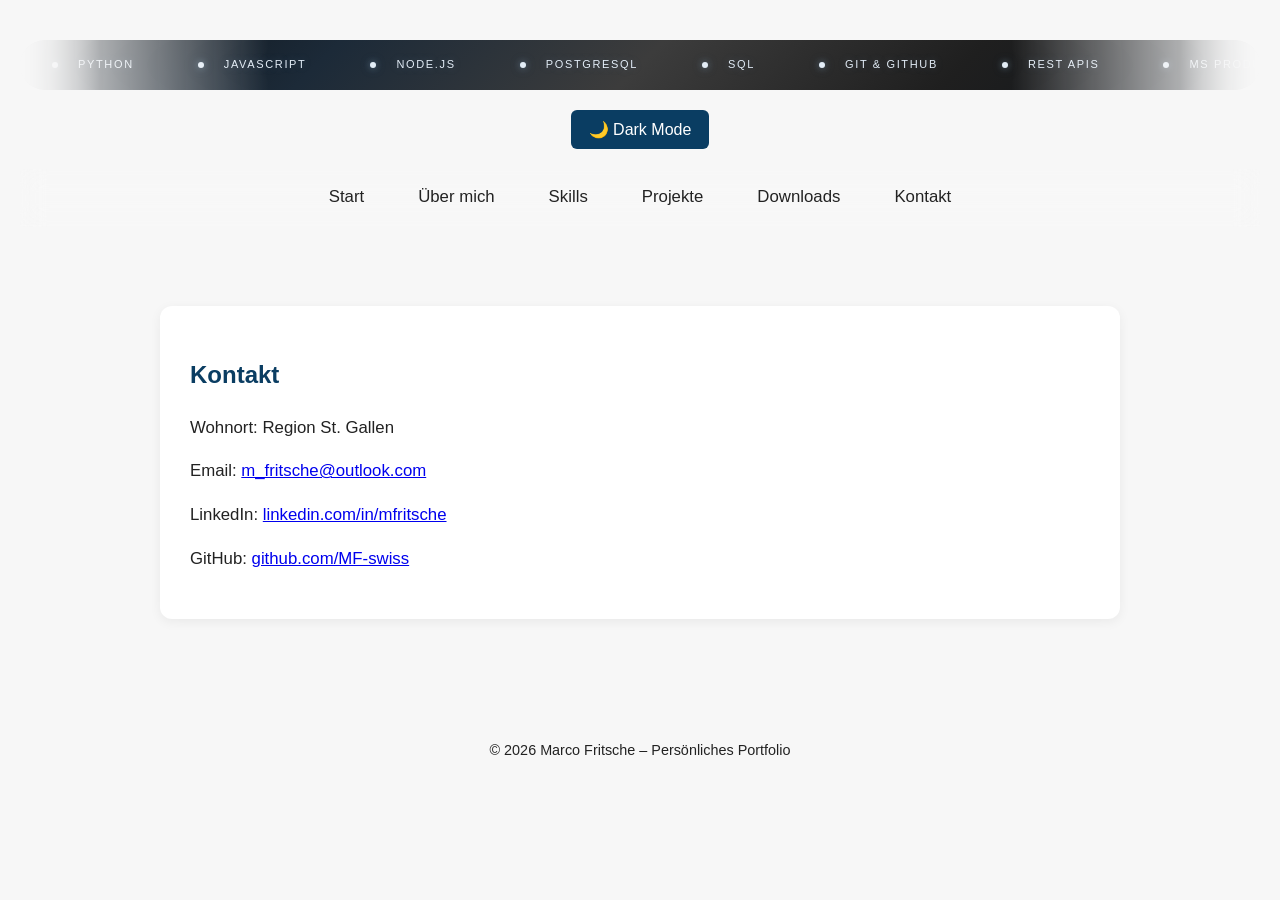
<file: pages/kontakt.html>
<!DOCTYPE html>
<html lang="de">
<head>
  <meta charset="UTF-8">
  <meta name="viewport" content="width=device-width, initial-scale=1.0">
  <title>Portfolio – Marco Fritsche</title>

  <!-- Favicon -->
  <link rel="icon" type="image/png" sizes="32x32" href="../assets/icons/portfolio.png">
  <link rel="icon" type="image/png" sizes="16x16" href="../assets/icons/portfolio.png">

  <link rel="stylesheet" href="../css/style.css">
</head>
<body>

<a class="skip-link" href="#main-content">Zum Inhalt springen</a>


<!-- Marquee -->
<div class="marquee-wrapper">
  <div class="marquee-track">
    <!-- doubled for seamless loop -->
    <span class="marquee-item"><span class="marquee-dot"></span>Python</span>
    <span class="marquee-item"><span class="marquee-dot"></span>JavaScript</span>
    <span class="marquee-item"><span class="marquee-dot"></span>Node.js</span>
    <span class="marquee-item"><span class="marquee-dot"></span>PostgreSQL</span>
    <span class="marquee-item"><span class="marquee-dot"></span>SQL</span>
    <span class="marquee-item"><span class="marquee-dot"></span>Git & GitHub</span>
    <span class="marquee-item"><span class="marquee-dot"></span>REST APIs</span>
    <span class="marquee-item"><span class="marquee-dot"></span>MS Products</span>
    <span class="marquee-item"><span class="marquee-dot"></span>Virtualisierung (VMware & VirtualBox)</span>
    <!-- zweiter Durchlauf -->
    <span class="marquee-item"><span class="marquee-dot"></span>Python</span>
    <span class="marquee-item"><span class="marquee-dot"></span>JavaScript</span>
    <span class="marquee-item"><span class="marquee-dot"></span>Node.js</span>
    <span class="marquee-item"><span class="marquee-dot"></span>PostgreSQL</span>
    <span class="marquee-item"><span class="marquee-dot"></span>SQL</span>
    <span class="marquee-item"><span class="marquee-dot"></span>Git & GitHub</span>
    <span class="marquee-item"><span class="marquee-dot"></span>REST APIs</span>
    <span class="marquee-item"><span class="marquee-dot"></span>MS Products</span>
    <span class="marquee-item"><span class="marquee-dot"></span>Virtualisierung (VMware & VirtualBox)</span>
  </div>
</div>

<button id="theme-toggle" class="theme-btn" aria-label="Darstellung zwischen Dark Mode und Light Mode umschalten" aria-pressed="false">🌙 Dark Mode</button>
  
<nav aria-label="Hauptnavigation">
  <ul>
    <li><a href="../index.html">Start</a></li>
    <li><a href="../pages/ueber-mich.html">Über mich</a></li>
    <li><a href="../pages/skills.html">Skills</a></li>
    <li><a href="../pages/projekte.html">Projekte</a></li>
    <li><a href="../pages/downloads.html">Downloads</a></li>
    <li><a href="../pages/kontakt.html">Kontakt</a></li>
  </ul>
</nav>

<main id="main-content" class="page">

  <!-- Kontaktbereich mit Fade-In -->
  <section class="fade-in">
    <h1>Kontakt</h1>

    <p>Wohnort: Region St. Gallen</p>
    <p>Email: <a href="mailto:m_fritsche@outlook.com">m_fritsche@outlook.com</a></p>
    <p>LinkedIn: <a href="https://www.linkedin.com/in/mfritsche/" target="_blank" rel="noopener noreferrer">linkedin.com/in/mfritsche</a></p>
    <p>GitHub: <a href="https://github.com/MF-swiss" target="_blank" rel="noopener noreferrer">github.com/MF-swiss</a></p>
  </section>

</main>

<footer>
  © 2026 Marco Fritsche – Persönliches Portfolio
</footer>

<script>
  const savedTheme = localStorage.getItem('theme');
  if (savedTheme === 'dark') {
    document.body.classList.add('dark');
  }

  const toggle = document.getElementById('theme-toggle');
  toggle.addEventListener('click', () => {
    document.body.classList.toggle('dark');
    const isDark = document.body.classList.contains('dark');
    localStorage.setItem('theme', isDark ? 'dark' : 'light');
    toggle.textContent = isDark ? '☀️ Light Mode' : '🌙 Dark Mode';
    toggle.setAttribute('aria-pressed', isDark ? 'true' : 'false');
  });

  toggle.textContent = document.body.classList.contains('dark') ? '☀️ Light Mode' : '🌙 Dark Mode';
  toggle.setAttribute('aria-pressed', document.body.classList.contains('dark') ? 'true' : 'false');
</script>

<script>
  const observer = new IntersectionObserver((entries) => {
    entries.forEach(entry => {
      if (entry.isIntersecting) {
        entry.target.classList.add('visible');
        observer.unobserve(entry.target);
      }
    });
  }, { threshold: 0.15 });

  document.querySelectorAll('.fade-in').forEach(el => observer.observe(el));
</script>

</body>
</html>
</file>
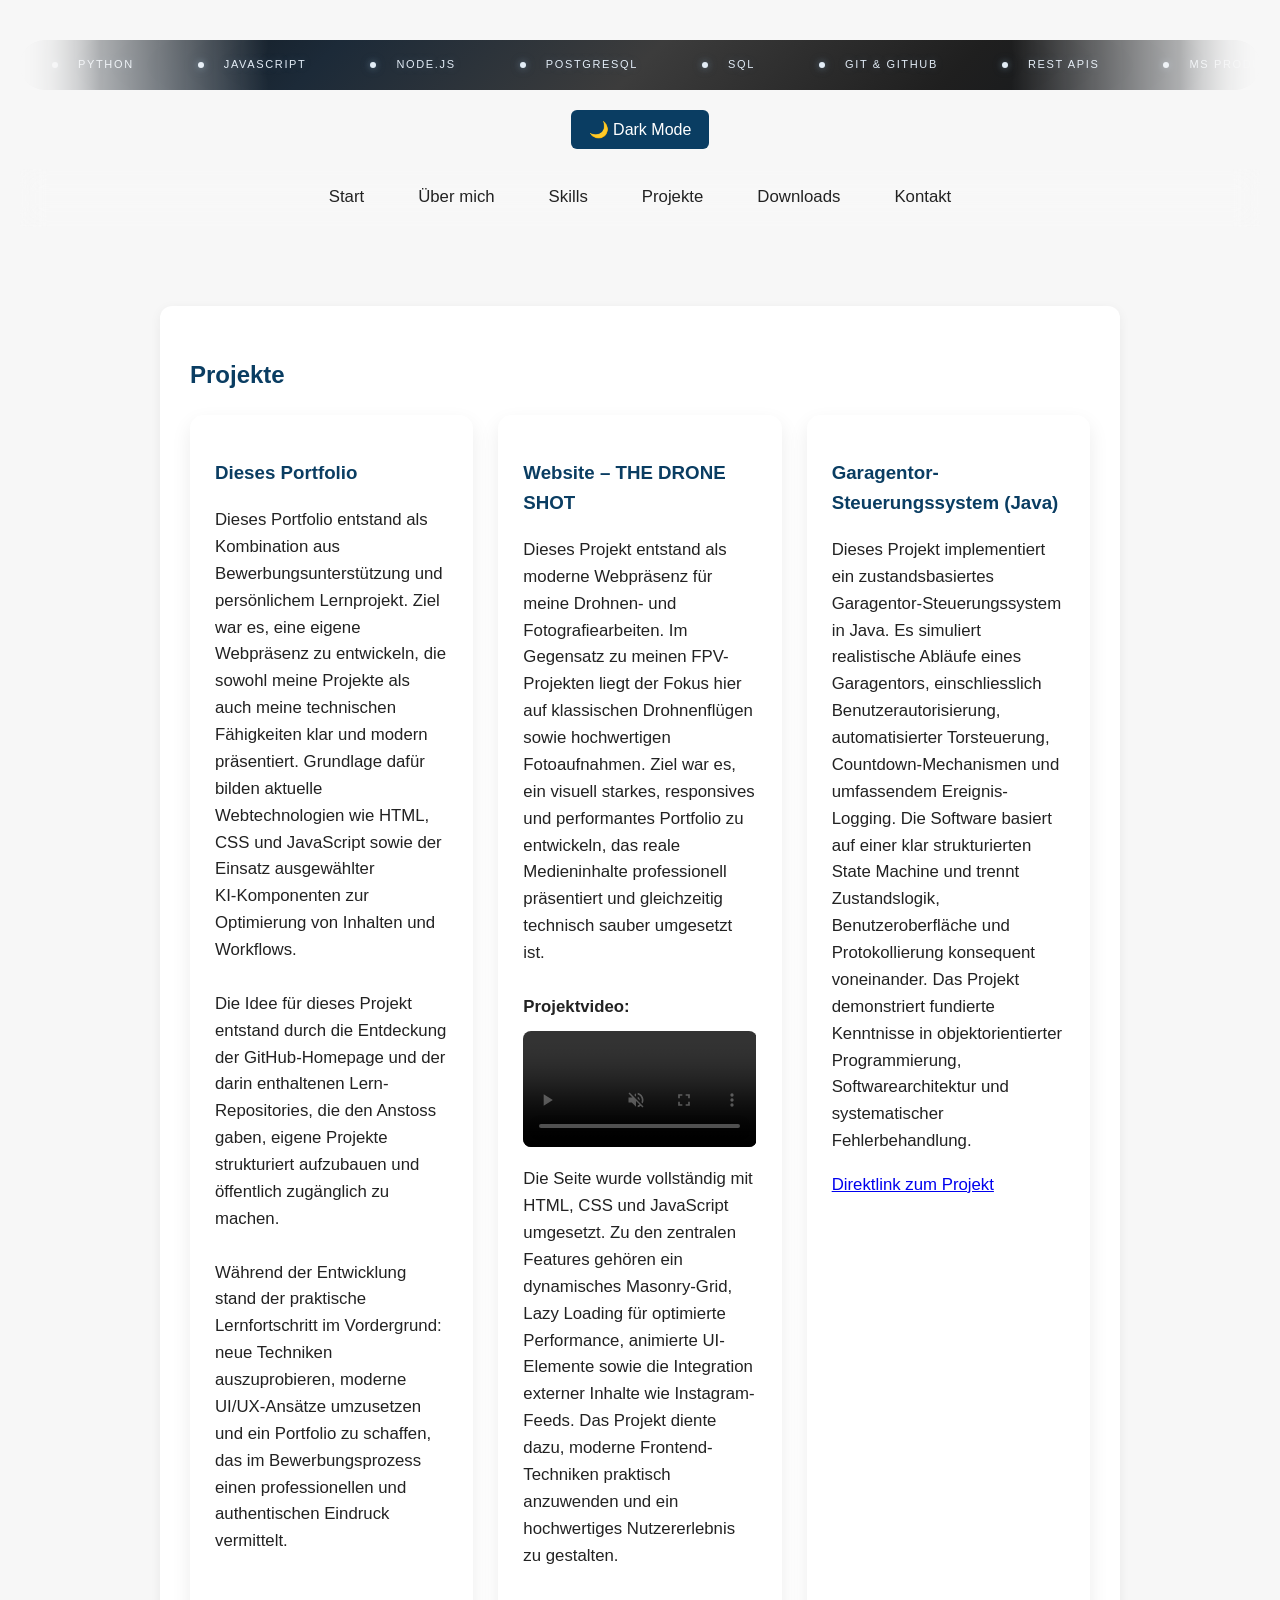
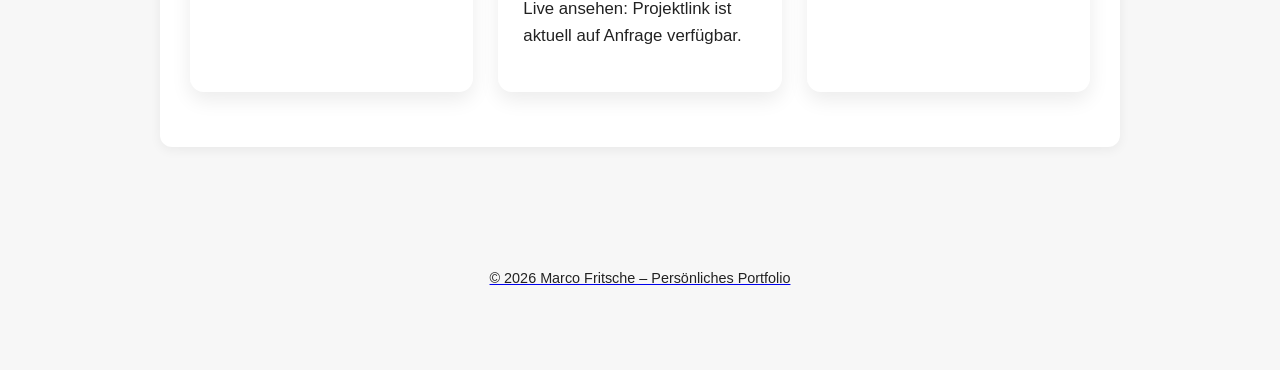
<file: pages/projekte.html>
<!DOCTYPE html>
<html lang="de">
<head>
  <meta charset="UTF-8">
  <meta name="viewport" content="width=device-width, initial-scale=1.0">
  <title>Portfolio – Marco Fritsche</title>

  <!-- Favicon -->
  <link rel="icon" type="image/png" sizes="32x32" href="../assets/icons/portfolio.png">
  <link rel="icon" type="image/png" sizes="16x16" href="../assets/icons/portfolio.png">

  <link rel="stylesheet" href="../css/style.css">
</head>
<body>

<a class="skip-link" href="#main-content">Zum Inhalt springen</a>



<!-- Marquee -->
<div class="marquee-wrapper">
  <div class="marquee-track">
    <!-- doubled for seamless loop -->
    <span class="marquee-item"><span class="marquee-dot"></span>Python</span>
    <span class="marquee-item"><span class="marquee-dot"></span>JavaScript</span>
    <span class="marquee-item"><span class="marquee-dot"></span>Node.js</span>
    <span class="marquee-item"><span class="marquee-dot"></span>PostgreSQL</span>
    <span class="marquee-item"><span class="marquee-dot"></span>SQL</span>
    <span class="marquee-item"><span class="marquee-dot"></span>Git & GitHub</span>
    <span class="marquee-item"><span class="marquee-dot"></span>REST APIs</span>
    <span class="marquee-item"><span class="marquee-dot"></span>MS Products</span>
    <span class="marquee-item"><span class="marquee-dot"></span>Virtualisierung (VMware & VirtualBox)</span>
    <!-- zweiter Durchlauf -->
    <span class="marquee-item"><span class="marquee-dot"></span>Python</span>
    <span class="marquee-item"><span class="marquee-dot"></span>JavaScript</span>
    <span class="marquee-item"><span class="marquee-dot"></span>Node.js</span>
    <span class="marquee-item"><span class="marquee-dot"></span>PostgreSQL</span>
    <span class="marquee-item"><span class="marquee-dot"></span>SQL</span>
    <span class="marquee-item"><span class="marquee-dot"></span>Git & GitHub</span>
    <span class="marquee-item"><span class="marquee-dot"></span>REST APIs</span>
    <span class="marquee-item"><span class="marquee-dot"></span>MS Products</span>
    <span class="marquee-item"><span class="marquee-dot"></span>Virtualisierung (VMware & VirtualBox)</span>
  </div>
</div>

<button id="theme-toggle" class="theme-btn" aria-label="Darstellung zwischen Dark Mode und Light Mode umschalten" aria-pressed="false">🌙 Dark Mode</button>
  
<nav aria-label="Hauptnavigation">
  <ul>
    <li><a href="../index.html">Start</a></li>
    <li><a href="../pages/ueber-mich.html">Über mich</a></li>
    <li><a href="../pages/skills.html">Skills</a></li>
    <li><a href="../pages/projekte.html">Projekte</a></li>
    <li><a href="../pages/downloads.html">Downloads</a></li>
    <li><a href="../pages/kontakt.html">Kontakt</a></li>
  </ul>
</nav>

<main id="main-content" class="page">

  <!-- Gesamter Abschnitt bekommt Fade-In -->
  <section class="fade-in">
    <h1>Projekte</h1>

    <div class="grid">

      <!-- Jede Card bekommt ebenfalls Fade-In -->
      <div class="card fade-in">
        <h3>Dieses Portfolio</h3>
        <p>
          Dieses Portfolio entstand als Kombination aus Bewerbungsunterstützung und persönlichem Lernprojekt. 
          Ziel war es, eine eigene Webpräsenz zu entwickeln, die sowohl meine Projekte als auch meine 
          technischen Fähigkeiten klar und modern präsentiert. Grundlage dafür bilden aktuelle Webtechnologien 
          wie HTML, CSS und JavaScript sowie der Einsatz ausgewählter KI‑Komponenten zur Optimierung von 
          Inhalten und Workflows.
          <br><br>
          Die Idee für dieses Projekt entstand durch die Entdeckung der GitHub-Homepage und der darin 
          enthaltenen Lern-Repositories, die den Anstoss gaben, eigene Projekte strukturiert aufzubauen 
          und öffentlich zugänglich zu machen. 
          <br><br>
          Während der Entwicklung stand der praktische Lernfortschritt im Vordergrund: neue Techniken 
          auszuprobieren, moderne UI/UX‑Ansätze umzusetzen und ein Portfolio zu schaffen, das im 
          Bewerbungsprozess einen professionellen und authentischen Eindruck vermittelt.
        </p>
      </div>


      <div class="card fade-in">
        <h3>Website – THE DRONE SHOT</h3>
        <p>
          Dieses Projekt entstand als moderne Webpräsenz für meine Drohnen- und Fotografiearbeiten. 
          Im Gegensatz zu meinen FPV-Projekten liegt der Fokus hier auf klassischen Drohnenflügen 
          sowie hochwertigen Fotoaufnahmen. Ziel war es, ein visuell starkes, responsives und 
          performantes Portfolio zu entwickeln, das reale Medieninhalte professionell präsentiert 
          und gleichzeitig technisch sauber umgesetzt ist.
          <br><br>

          <!-- Video-Platzhalter -->
          <strong>Projektvideo:</strong><br>
          <!-- Video Showcase -->
          <video 
            src="../assets/clips/website_the.drone.shot.mp4" 
            controls 
            autoplay
            loop
            muted
            preload="metadata" 
            style="width: 100%; border-radius: 8px; margin: 10px 0;">
            Dein Browser unterstützt das Video-Tag nicht.
          </video>


          Die Seite wurde vollständig mit HTML, CSS und JavaScript umgesetzt. Zu den zentralen 
          Features gehören ein dynamisches Masonry-Grid, Lazy Loading für optimierte Performance, 
          animierte UI-Elemente sowie die Integration externer Inhalte wie Instagram-Feeds. 
          Das Projekt diente dazu, moderne Frontend-Techniken praktisch anzuwenden und ein 
          hochwertiges Nutzererlebnis zu gestalten.
          <br><br>

          Live ansehen: Projektlink ist aktuell auf Anfrage verfügbar.
        </p>
      </div>


      <div class="card fade-in">
        <h3>Garagentor-Steuerungssystem (Java)</h3>
        <p>Dieses Projekt implementiert ein zustandsbasiertes Garagentor-Steuerungssystem in Java. 
          Es simuliert realistische Abläufe eines Garagentors, einschliesslich Benutzerautorisierung, 
          automatisierter Torsteuerung, Countdown-Mechanismen und umfassendem Ereignis-Logging. 
          Die Software basiert auf einer klar strukturierten State Machine und trennt Zustandslogik, 
          Benutzeroberfläche und Protokollierung konsequent voneinander. 
          Das Projekt demonstriert fundierte Kenntnisse in objektorientierter Programmierung, 
          Softwarearchitektur und systematischer Fehlerbehandlung.
        </p>
        <p>
          <a href="https://github.com/MF-swiss/Garage-Door-Control-Software_Project-Work" target="_blank" aria-label="Direktlink zum Garagentor-Steuerungssystem Projekt">Direktlink zum Projekt
        </p>
      </div>

    </div>

  </section>

</main>

<footer>
  © 2026 Marco Fritsche – Persönliches Portfolio
</footer>

<script>
  const savedTheme = localStorage.getItem('theme');
  if (savedTheme === 'dark') {
    document.body.classList.add('dark');
  }

  const toggle = document.getElementById('theme-toggle');
  toggle.addEventListener('click', () => {
    document.body.classList.toggle('dark');
    const isDark = document.body.classList.contains('dark');
    localStorage.setItem('theme', isDark ? 'dark' : 'light');
    toggle.textContent = isDark ? '☀️ Light Mode' : '🌙 Dark Mode';
    toggle.setAttribute('aria-pressed', isDark ? 'true' : 'false');
  });

  toggle.textContent = document.body.classList.contains('dark') ? '☀️ Light Mode' : '🌙 Dark Mode';
  toggle.setAttribute('aria-pressed', document.body.classList.contains('dark') ? 'true' : 'false');
</script>

<script>
  const observer = new IntersectionObserver((entries) => {
    entries.forEach(entry => {
      if (entry.isIntersecting) {
        entry.target.classList.add('visible');
        observer.unobserve(entry.target);
      }
    });
  }, { threshold: 0.15 });

  document.querySelectorAll('.fade-in').forEach(el => observer.observe(el));
</script>

</body>
</html>
</file>
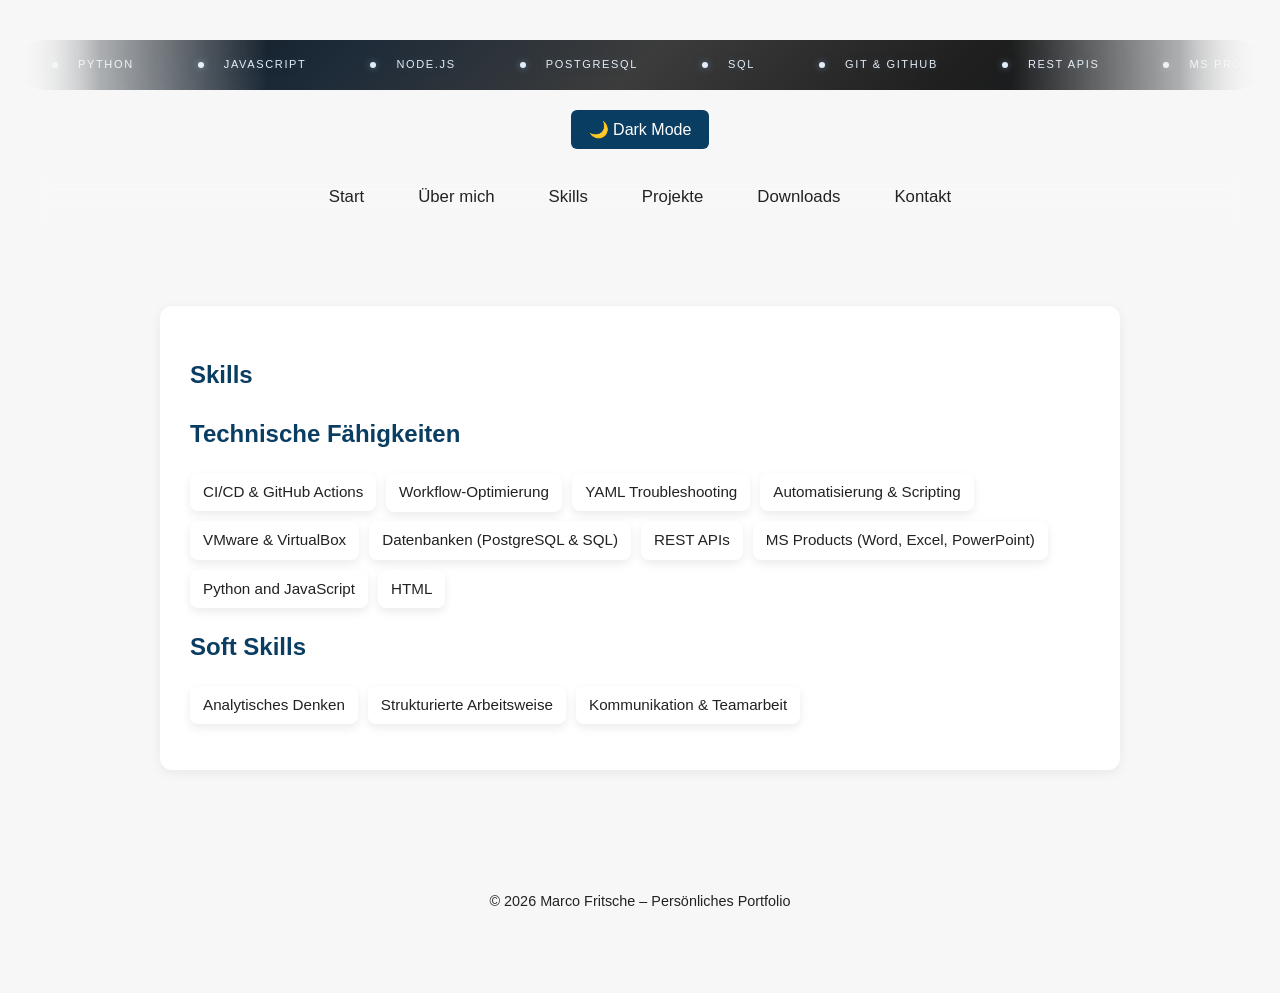
<file: pages/skills.html>
<!DOCTYPE html>
<html lang="de">
<head>
  <meta charset="UTF-8">
  <meta name="viewport" content="width=device-width, initial-scale=1.0">
  <title>Portfolio – Marco Fritsche</title>

  <!-- Favicon -->
  <link rel="icon" type="image/png" sizes="32x32" href="../assets/icons/portfolio.png">
  <link rel="icon" type="image/png" sizes="16x16" href="../assets/icons/portfolio.png">

  <link rel="stylesheet" href="../css/style.css">
</head>
<body>

<a class="skip-link" href="#main-content">Zum Inhalt springen</a>

<!-- Marquee -->
<div class="marquee-wrapper">
  <div class="marquee-track">
    <!-- doubled for seamless loop -->
    <span class="marquee-item"><span class="marquee-dot"></span>Python</span>
    <span class="marquee-item"><span class="marquee-dot"></span>JavaScript</span>
    <span class="marquee-item"><span class="marquee-dot"></span>Node.js</span>
    <span class="marquee-item"><span class="marquee-dot"></span>PostgreSQL</span>
    <span class="marquee-item"><span class="marquee-dot"></span>SQL</span>
    <span class="marquee-item"><span class="marquee-dot"></span>Git & GitHub</span>
    <span class="marquee-item"><span class="marquee-dot"></span>REST APIs</span>
    <span class="marquee-item"><span class="marquee-dot"></span>MS Products</span>
    <span class="marquee-item"><span class="marquee-dot"></span>Virtualisierung (VMware & VirtualBox)</span>
    <!-- zweiter Durchlauf -->
    <span class="marquee-item"><span class="marquee-dot"></span>Python</span>
    <span class="marquee-item"><span class="marquee-dot"></span>JavaScript</span>
    <span class="marquee-item"><span class="marquee-dot"></span>Node.js</span>
    <span class="marquee-item"><span class="marquee-dot"></span>PostgreSQL</span>
    <span class="marquee-item"><span class="marquee-dot"></span>SQL</span>
    <span class="marquee-item"><span class="marquee-dot"></span>Git & GitHub</span>
    <span class="marquee-item"><span class="marquee-dot"></span>REST APIs</span>
    <span class="marquee-item"><span class="marquee-dot"></span>MS Products</span>
    <span class="marquee-item"><span class="marquee-dot"></span>Virtualisierung (VMware & VirtualBox)</span>
  </div>
</div>

<button id="theme-toggle" class="theme-btn" aria-label="Darstellung zwischen Dark Mode und Light Mode umschalten" aria-pressed="false">🌙 Dark Mode</button>


<nav aria-label="Hauptnavigation">
  <ul>
    <li><a href="../index.html">Start</a></li>
    <li><a href="../pages/ueber-mich.html">Über mich</a></li>
    <li><a href="../pages/skills.html">Skills</a></li>
    <li><a href="../pages/projekte.html">Projekte</a></li>
    <li><a href="../pages/downloads.html">Downloads</a></li>
    <li><a href="../pages/kontakt.html">Kontakt</a></li>
  </ul>
</nav>



<main id="main-content" class="page">

    <!-- Der gesamte Skills-Block bekommt Fade-In -->
  <section class="fade-in">
    <h1>Skills</h1>

    <h2>Technische Fähigkeiten</h2>
    <div class="skill-badges">
      <span class="skill-badge">CI/CD & GitHub Actions</span>
      <span class="skill-badge">Workflow‑Optimierung</span>
      <span class="skill-badge">YAML Troubleshooting</span>
      <span class="skill-badge">Automatisierung & Scripting</span>
      <span class="skill-badge">VMware & VirtualBox</span>
      <span class="skill-badge">Datenbanken (PostgreSQL & SQL)</span>
      <span class="skill-badge">REST APIs</span>
      <span class="skill-badge">MS Products (Word, Excel, PowerPoint)</span>
      <span class="skill-badge">Python and JavaScript</span>
      <span class="skill-badge">HTML</span>
    </div>

    <h2>Soft Skills</h2>
    <div class="skill-badges">
      <span class="skill-badge">Analytisches Denken</span>
      <span class="skill-badge">Strukturierte Arbeitsweise</span>
      <span class="skill-badge">Kommunikation & Teamarbeit</span>
    </div>

  </section>

</main>


<footer>
  © 2026 Marco Fritsche – Persönliches Portfolio
</footer>

<script>
  const savedTheme = localStorage.getItem('theme');
  if (savedTheme === 'dark') {
    document.body.classList.add('dark');
  }

  const toggle = document.getElementById('theme-toggle');
  toggle.addEventListener('click', () => {
    document.body.classList.toggle('dark');
    const isDark = document.body.classList.contains('dark');
    localStorage.setItem('theme', isDark ? 'dark' : 'light');
    toggle.textContent = isDark ? "☀️ Light Mode" : "🌙 Dark Mode";
    toggle.setAttribute('aria-pressed', isDark ? 'true' : 'false');
  });

  toggle.textContent = document.body.classList.contains('dark') ? "☀️ Light Mode" : "🌙 Dark Mode";
  toggle.setAttribute('aria-pressed', document.body.classList.contains('dark') ? 'true' : 'false');
</script>

<script>
  const observer = new IntersectionObserver((entries) => {
    entries.forEach(entry => {
      if (entry.isIntersecting) {
        entry.target.classList.add('visible');
        observer.unobserve(entry.target);
      }
    });
  }, { threshold: 0.15 });

  document.querySelectorAll('.fade-in').forEach(el => observer.observe(el));
</script>

</body>
</html>
</file>
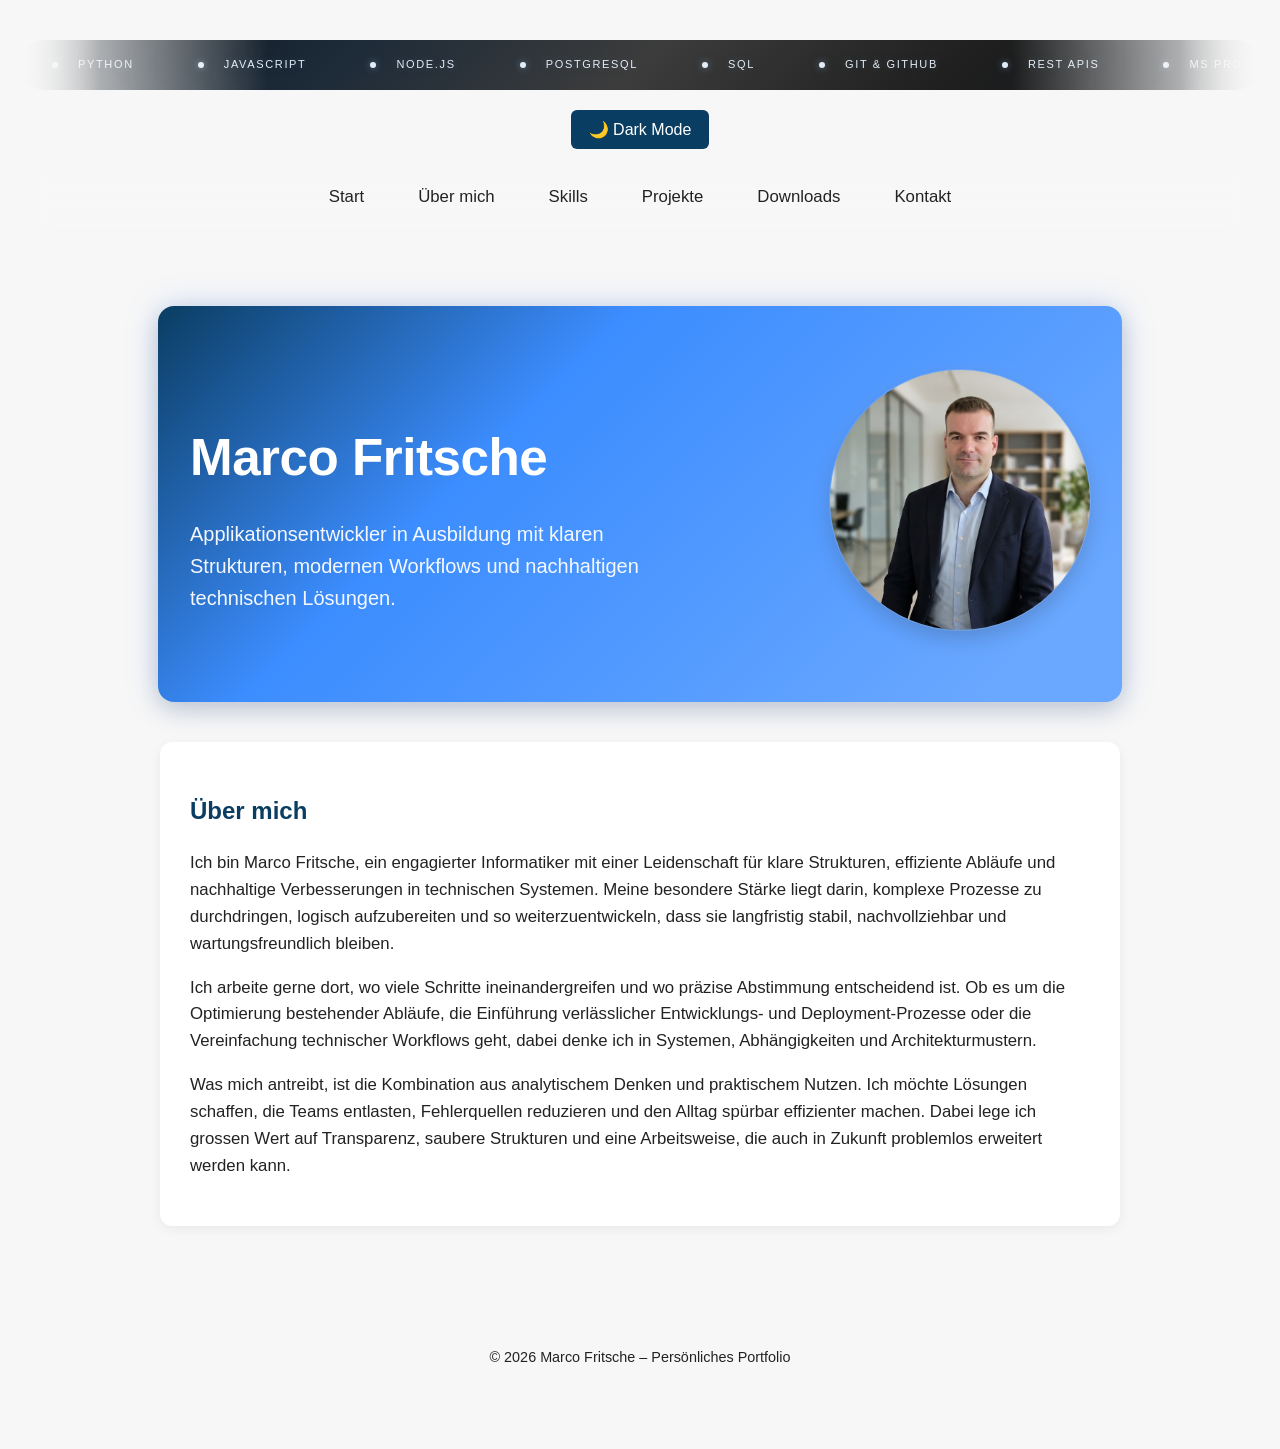
<file: pages/ueber-mich.html>
<!DOCTYPE html>
<html lang="de">
<head>
  <meta charset="UTF-8">
  <meta name="viewport" content="width=device-width, initial-scale=1.0">
  <title>Portfolio – Marco Fritsche</title>

  <!-- Favicon -->
  <link rel="icon" type="image/png" sizes="32x32" href="../assets/icons/portfolio.png">
  <link rel="icon" type="image/png" sizes="16x16" href="../assets/icons/portfolio.png">

  <link rel="stylesheet" href="../css/style.css">
</head>
<body>

<a class="skip-link" href="#main-content">Zum Inhalt springen</a>

<!-- Marquee -->
<div class="marquee-wrapper">
  <div class="marquee-track">
    <!-- doubled for seamless loop -->
    <span class="marquee-item"><span class="marquee-dot"></span>Python</span>
    <span class="marquee-item"><span class="marquee-dot"></span>JavaScript</span>
    <span class="marquee-item"><span class="marquee-dot"></span>Node.js</span>
    <span class="marquee-item"><span class="marquee-dot"></span>PostgreSQL</span>
    <span class="marquee-item"><span class="marquee-dot"></span>SQL</span>
    <span class="marquee-item"><span class="marquee-dot"></span>Git & GitHub</span>
    <span class="marquee-item"><span class="marquee-dot"></span>REST APIs</span>
    <span class="marquee-item"><span class="marquee-dot"></span>MS Products</span>
    <span class="marquee-item"><span class="marquee-dot"></span>Virtualisierung (VMware & VirtualBox)</span>
    <!-- zweiter Durchlauf -->
    <span class="marquee-item"><span class="marquee-dot"></span>Python</span>
    <span class="marquee-item"><span class="marquee-dot"></span>JavaScript</span>
    <span class="marquee-item"><span class="marquee-dot"></span>Node.js</span>
    <span class="marquee-item"><span class="marquee-dot"></span>PostgreSQL</span>
    <span class="marquee-item"><span class="marquee-dot"></span>SQL</span>
    <span class="marquee-item"><span class="marquee-dot"></span>Git & GitHub</span>
    <span class="marquee-item"><span class="marquee-dot"></span>REST APIs</span>
    <span class="marquee-item"><span class="marquee-dot"></span>MS Products</span>
    <span class="marquee-item"><span class="marquee-dot"></span>Virtualisierung (VMware & VirtualBox)</span>
  </div>
</div>

<button id="theme-toggle" class="theme-btn" aria-label="Darstellung zwischen Dark Mode und Light Mode umschalten" aria-pressed="false">🌙 Dark Mode</button>


<nav aria-label="Hauptnavigation">
  <ul>
    <li><a href="../index.html">Start</a></li>
    <li><a href="../pages/ueber-mich.html">Über mich</a></li>
    <li><a href="../pages/skills.html">Skills</a></li>
    <li><a href="../pages/projekte.html">Projekte</a></li>
    <li><a href="../pages/downloads.html">Downloads</a></li>
    <li><a href="../pages/kontakt.html">Kontakt</a></li>
  </ul>
</nav>

<main id="main-content" class="page">

  <!-- Hero-Bereich mit Fade-In -->
  <section class="about-hero fade-in">
    <div class="about-hero-text fade-in">
        <h1>Marco Fritsche</h1>
        <p>Applikationsentwickler in Ausbildung mit klaren Strukturen, modernen Workflows und nachhaltigen technischen Lösungen.</p>
    </div>
  
    <div class="about-hero-photo fade-in">
      <img src="../assets/images/Bewerbungsfoto_längs.jpg" alt="Portrait von Marco Fritsche">
    </div>
  </section>

  <!-- Haupttext als ein Fade-In Block -->
  <section class="fade-in">
    <h2>Über mich</h2>
    <p>
      Ich bin Marco Fritsche, ein engagierter Informatiker mit einer Leidenschaft für klare Strukturen, effiziente Abläufe und nachhaltige Verbesserungen in technischen Systemen. Meine besondere Stärke liegt darin, komplexe Prozesse zu durchdringen, logisch aufzubereiten und so weiterzuentwickeln, dass sie langfristig stabil, nachvollziehbar und wartungsfreundlich bleiben.
    </p>
    <p>
      Ich arbeite gerne dort, wo viele Schritte ineinandergreifen und wo präzise Abstimmung entscheidend ist. Ob es um die Optimierung bestehender Abläufe, die Einführung verlässlicher Entwicklungs‑ und Deployment‑Prozesse oder die Vereinfachung technischer Workflows geht, dabei denke ich in Systemen, Abhängigkeiten und Architekturmustern.
    </p>
    <p>
      Was mich antreibt, ist die Kombination aus analytischem Denken und praktischem Nutzen. Ich möchte Lösungen schaffen, die Teams entlasten, Fehlerquellen reduzieren und den Alltag spürbar effizienter machen. Dabei lege ich grossen Wert auf Transparenz, saubere Strukturen und eine Arbeitsweise, die auch in Zukunft problemlos erweitert werden kann.
    </p>
  </section>

</main>

<footer>
  © 2026 Marco Fritsche – Persönliches Portfolio
</footer>

<!-- Theme Script -->
<script>
  const savedTheme = localStorage.getItem('theme');
  if (savedTheme === 'dark') {
    document.body.classList.add('dark');
  }

  const toggle = document.getElementById('theme-toggle');
  toggle.addEventListener('click', () => {
    document.body.classList.toggle('dark');
    const isDark = document.body.classList.contains('dark');
    localStorage.setItem('theme', isDark ? 'dark' : 'light');
    toggle.textContent = isDark ? '☀️ Light Mode' : '🌙 Dark Mode';
    toggle.setAttribute('aria-pressed', isDark ? 'true' : 'false');
  });

  toggle.textContent = document.body.classList.contains('dark') ? '☀️ Light Mode' : '🌙 Dark Mode';
  toggle.setAttribute('aria-pressed', document.body.classList.contains('dark') ? 'true' : 'false');
</script>

<!-- Fade-In Script -->
<script>
  const observer = new IntersectionObserver((entries) => {
    entries.forEach(entry => {
      if (entry.isIntersecting) {
        entry.target.classList.add('visible');
        observer.unobserve(entry.target);
      }
    });
  }, { threshold: 0.15 });

  document.querySelectorAll('.fade-in').forEach(el => observer.observe(el));
</script>

</body>
</html>
</file>
<file: css/style.css>
/* ------------------------------------
   Farbvariablen (Light & Dark Mode)
------------------------------------ */
:root {
  --bg: #F7F7F7;
  --surface: #F7F7F7;
  --text: #222;
  --card: #FFFFFF;
  --nav-bg: #FFFFFF;
  --accent: #0A3D62;
  --accent-light: #3C8DFF;
  --shadow: rgba(0,0,0,0.06);
}

.dark {
  --bg: #0E1117;
  --surface: #0E1117;
  --text: #E6E6E6;
  --card: #161B22;
  --nav-bg: #161B22;
  --accent: #3C8DFF;
  --accent-light: #62A0FF;
  --shadow: rgba(0,0,0,0.25);
}

/* ------------------------------------
   Grundlayout & Typografie
------------------------------------ */
body {
  margin: 0;
  padding: 40px 20px;
  font-family: "Inter", Arial, sans-serif;
  background-color: var(--bg);
  color: var(--text);
  line-height: 1.6;
  transition: background-color 0.35s ease, color 0.35s ease;
}

.skip-link {
  position: absolute;
  left: 16px;
  top: -100px;
  background: var(--accent);
  color: #fff;
  padding: 10px 14px;
  border-radius: 8px;
  text-decoration: none;
  z-index: 999;
  transition: top 0.2s ease;
}

.skip-link:focus {
  top: 16px;
}

h1, h2, h3 {
  font-weight: 600;
  color: var(--accent);
  transition: color 0.35s ease;
}

p, li {
  font-size: 1.05rem;
}

/* ------------------------------------
   Navigation
------------------------------------ */
nav {
  position: sticky;
  top: 0;
  z-index: 100;

  /* Glas-/Blur-Effekt */
  backdrop-filter: blur(12px);
  -webkit-backdrop-filter: blur(12px);

  /* Transparenter Hintergrund für Glas-Look */
  background: rgba(255, 255, 255, 0.08);

  /* Dezente Linie unten */
  border-bottom: 1px solid rgba(255, 255, 255, 0.12);

  /* Sanfter Übergang */
  transition: background-color 0.35s ease, border-color 0.35s ease;
}


nav ul {
  list-style: none;
  margin: 0;
  padding: 15px 20px;
  display: flex;
  gap: 30px;
  justify-content: center;
}

nav a {
  text-decoration: none;
  color: var(--text);
  font-weight: 500;
  padding: 8px 12px;
  border-radius: 6px;
  transition: 0.25s ease;
}

nav a:hover {
  background-color: var(--accent-light);
  color: white;
}

a:focus-visible,
button:focus-visible {
  outline: 3px solid var(--accent-light);
  outline-offset: 3px;
  border-radius: 8px;
}


/* Scrolling marquee */

.marquee-wrapper {
  position: relative;
  overflow: hidden;
  padding: 16px 0;
  border-radius: 28px;

  /* Edler, dominanter Premium-Verlauf */
  background: linear-gradient(
  135deg,
  #0a0f14 0%,
  #1c2a38 25%,
  #3c3c3c 50%,
  #1f1f1f 75%,
  #0f141a 100%
);

  /* Außen-Fade für den „Spotlight“-Look */
  -webkit-mask-image: radial-gradient(circle, rgba(0,0,0,1) 60%, rgba(0,0,0,0) 100%);
  mask-image: radial-gradient(circle, rgba(0,0,0,1) 60%, rgba(0,0,0,0) 100%);

}

/* Fade links + rechts */
.marquee-wrapper::before,
.marquee-wrapper::after {
  content: "";
  position: absolute;
  top: 0;
  width: 80px;
  height: 100%;
  pointer-events: none;
  z-index: 2;
}

.marquee-wrapper::before {
  left: 0;
  background: linear-gradient(to right, var(--surface), transparent);
}

.marquee-wrapper::after {
  right: 0;
  background: linear-gradient(to left, var(--surface), transparent);
}

/* Text lesbar & edel */
.marquee-item {
  color: #e3edf7;
  text-shadow: 0 0 8px rgba(140,180,220,0.25);

}


.marquee-track {
  display: flex;
  gap: 0;
  animation: marquee 20s linear infinite;
  white-space: nowrap;
}

.marquee-item {
  display: flex;
  align-items: center;
  gap: 20px;
  padding: 0 32px;
  font-size: 11px;
  letter-spacing: 0.15em;
  text-transform: uppercase;
}

.marquee-dot {
  width: 6px;
  height: 6px;
  background: #e3edf7; /* gleiche Farbe wie der Text */
  border-radius: 50%;
  flex-shrink: 0;

    /* Premium-Glow, abgestimmt auf den Text */
  box-shadow: 
    0 0 6px rgba(140,180,220,0.45),
    0 0 12px rgba(140,180,220,0.25);
}

/* Loop-Animation */
@keyframes marquee {
  0% {
    transform: translateX(0);
  }
  100% {
    transform: translateX(-50%);
  }
}

/* ------------------------------------
   Dark Mode Button
------------------------------------ */
.theme-btn {
  display: block;
  margin: 20px auto;
  padding: 10px 18px;
  background: var(--accent);
  color: white;
  border: none;
  border-radius: 6px;
  cursor: pointer;
  font-size: 1rem;
  font-weight: 500;
  transition: background 0.3s ease, transform 0.2s ease;
}

.theme-btn:hover {
  background: var(--accent-light);
  transform: translateY(-2px);
}

/* ------------------------------------
   Hero-Banner
------------------------------------ */
.hero {
  background: linear-gradient(
    135deg,
    var(--accent) 0%,
    var(--accent-light) 40%,
    #6aa8ff 100%
  );
  color: white;
  padding: 80px 20px;
  text-align: center;
  border-radius: 16px;
  margin-bottom: 40px;
  transition: background 0.35s ease;

  /* Premium-Glow */
  box-shadow:
    0 8px 24px rgba(0, 0, 0, 0.15),
    0 0 32px rgba(80, 140, 255, 0.25);
}

.hero h1 {
  font-size: 3rem;
  margin-bottom: 12px;
  letter-spacing: -0.5px;
}

.hero p {
  font-size: 1.25rem;
  opacity: 0.95;
  max-width: 600px;
  margin: 0 auto;
}

.hero-content {
  display: flex;
  align-items: center;
  justify-content: space-between;
  gap: 2.5rem;
  max-width: 1200px;
  margin: 0 auto;
  text-align: left;
}

.hero-text {
  flex: 1;
}

.hero-image img {
  width: 240px;
  border-radius: 14px;
  object-fit: cover;

  /* Premium-Shadow */
  box-shadow:
    0 8px 20px rgba(0, 0, 0, 0.18),
    0 0 24px rgba(255, 255, 255, 0.08);

  /* Edle Outline */
  outline: 1px solid rgba(255, 255, 255, 0.15);
}


/* ------------------------------------
   Page Wrapper
------------------------------------ */
.page {
  max-width: 1100px;
  margin: 0 auto;
  padding: 40px 20px;
}

/* ------------------------------------
   Container & Karten
------------------------------------ */
section {
  max-width: 900px;
  margin: 40px auto;
  background: var(--card);
  padding: 30px;
  border-radius: 12px;
  box-shadow: 0 3px 12px var(--shadow);
  transition: background-color 0.35s ease, box-shadow 0.35s ease;
}

/* ------------------------------------
   Grid-Layout für Projekte
------------------------------------ */
.grid {
  display: grid;
  grid-template-columns: repeat(auto-fit, minmax(260px, 1fr));
  gap: 25px;
}

.card {
  background: rgba(255, 255, 255, 0.06);
  backdrop-filter: blur(10px);
  -webkit-backdrop-filter: blur(10px);

  border: 1px solid rgba(255, 255, 255, 0.12);
  border-radius: 14px;

  padding: 1.5rem;
  transition: transform 0.25s ease, box-shadow 0.25s ease;
  box-shadow: 0 8px 20px rgba(0,0,0,0.08);
}

.card:hover {
  transform: translateY(-6px);
  box-shadow: 0 12px 28px rgba(0,0,0,0.12);
}


/* ------------------------------------
   Buttons
------------------------------------ */
.btn {
  display: inline-block;
  padding: 12px 20px;
  background: linear-gradient(135deg, var(--accent), var(--accent-light));
  color: white;
  border-radius: 8px;
  text-decoration: none;
  font-weight: 500;
  transition: transform 0.25s ease, box-shadow 0.25s ease, background 0.35s ease;
  box-shadow: 0 4px 12px rgba(0,0,0,0.12);
}

.btn:hover {
  transform: translateY(-3px);
  box-shadow: 0 8px 20px rgba(0,0,0,0.18);
  background: linear-gradient(135deg, var(--accent-light), var(--accent));
}

.btn-outline {
  display: inline-block;
  padding: 12px 20px;
  border: 2px solid var(--accent);
  color: var(--accent);
  border-radius: 8px;
  text-decoration: none;
  font-weight: 500;
  transition: 0.25s ease;
}

.btn-outline:hover {
  background: var(--accent);
  color: white;
  transform: translateY(-3px);
  box-shadow: 0 8px 20px rgba(0,0,0,0.18);
}


/* ------------------------------------
   Footer
------------------------------------ */
footer {
  text-align: center;
  padding: 40px;
  color: var(--text);
  font-size: 0.9rem;
  transition: color 0.35s ease;
}

/* Über-mich Hero Section */
.about-hero {
  display: flex;
  align-items: center;
  justify-content: space-between;
  padding: 4rem 2rem;
  gap: 3rem;

  /* Premium-Gradient, ruhiger als Startseite */
  background: linear-gradient(
    135deg,
    var(--accent) 0%,
    var(--accent-light) 35%,
    #6aa8ff 90%
  );

  border-radius: 16px;

  /* Subtiler Glow */
  box-shadow:
    0 8px 24px rgba(0, 0, 0, 0.15),
    0 0 32px rgba(80, 140, 255, 0.25);

  color: white;
  transition: background 0.35s ease;
}

.about-hero-text h1 {
  font-size: 3.2rem;
  font-weight: 800;
  margin-bottom: 1rem;
  letter-spacing: -0.5px;
  color: white;
}

.about-hero-text p {
  font-size: 1.25rem;
  opacity: 0.95;
  max-width: 480px;
  color: white;
}

.about-hero-photo img {
  width: 260px;
  height: 260px;
  border-radius: 50%;
  object-fit: cover;

  /* Premium-Shadow */
  box-shadow:
    0 8px 20px rgba(0, 0, 0, 0.18),
    0 0 24px rgba(255, 255, 255, 0.08);

  /* Edle Outline */
  outline: 1px solid rgba(255, 255, 255, 0.15);
}


/* ------------------------------------
   Skill-Badges
------------------------------------ */
.skill-badges {
  display: flex;
  flex-wrap: wrap;
  gap: 10px;
  margin: 1rem 0;
}

.skill-badge {
  padding: 6px 12px;
  background: rgba(255, 255, 255, 0.06);
  backdrop-filter: blur(8px);
  -webkit-backdrop-filter: blur(8px);
  border: 1px solid rgba(255, 255, 255, 0.12);
  border-radius: 8px;
  font-size: 0.95rem;
  color: var(--text);
  box-shadow: 0 4px 10px rgba(0,0,0,0.08);
  transition: transform 0.25s ease, box-shadow 0.25s ease;
}

.skill-badge:hover {
  transform: translateY(-3px);
  box-shadow: 0 8px 20px rgba(0,0,0,0.12);
}



/* Responsive */
@media (max-width: 768px) {
  .hero-content {
    flex-direction: column;
    gap: 1.5rem;
  }

  .hero-text {
    text-align: center;
  }

  .hero-image img {
    width: 200px;
    height: auto;
  }
}

@media (max-width: 900px) {
  .about-hero {
    flex-direction: column-reverse;
    text-align: center;
    padding: 3rem 1.5rem;
  }

  .about-hero-photo img {
    width: 200px;
    height: 200px;
  }
}

/* Micro‑Animationen beim Scrollen */
.fade-in {
  opacity: 0;
  transform: translateY(20px);
  transition: opacity 0.6s ease, transform 0.6s ease;
}

.fade-in.visible {
  opacity: 1;
  transform: translateY(0);
}

@media (prefers-reduced-motion: reduce) {
  * {
    animation: none !important;
    transition: none !important;
    scroll-behavior: auto !important;
  }

  .fade-in {
    opacity: 1;
    transform: none;
  }
}
</file>
<file: style.css>
/* ------------------------------------
   Farbvariablen (Light & Dark Mode)
------------------------------------ */
:root {
  --bg: #F7F7F7;
  --text: #222;
  --card: #FFFFFF;
  --nav-bg: #FFFFFF;
  --accent: #0A3D62;
  --accent-light: #3C8DFF;
  --shadow: rgba(0,0,0,0.06);
}

.dark {
  --bg: #0E1117;
  --text: #E6E6E6;
  --card: #161B22;
  --nav-bg: #161B22;
  --accent: #3C8DFF;
  --accent-light: #62A0FF;
  --shadow: rgba(0,0,0,0.25);
}

/* ------------------------------------
   Grundlayout & Typografie
------------------------------------ */
body {
  margin: 0;
  padding: 40px 20px;
  font-family: "Inter", Arial, sans-serif;
  background-color: var(--bg);
  color: var(--text);
  line-height: 1.6;
  transition: background-color 0.35s ease, color 0.35s ease;
}

h1, h2, h3 {
  font-weight: 600;
  color: var(--accent);
  transition: color 0.35s ease;
}

p, li {
  font-size: 1.05rem;
}

/* ------------------------------------
   Navigation
------------------------------------ */
nav {
  position: sticky;
  top: 0;
  z-index: 100;

  /* Glas-/Blur-Effekt */
  backdrop-filter: blur(12px);
  -webkit-backdrop-filter: blur(12px);

  /* Transparenter Hintergrund für Glas-Look */
  background: rgba(255, 255, 255, 0.08);

  /* Dezente Linie unten */
  border-bottom: 1px solid rgba(255, 255, 255, 0.12);

  /* Sanfter Übergang */
  transition: background-color 0.35s ease, border-color 0.35s ease;
}


nav ul {
  list-style: none;
  margin: 0;
  padding: 15px 20px;
  display: flex;
  gap: 30px;
  justify-content: center;
}

nav a {
  text-decoration: none;
  color: var(--text);
  font-weight: 500;
  padding: 8px 12px;
  border-radius: 6px;
  transition: 0.25s ease;
}

nav a:hover {
  background-color: var(--accent-light);
  color: white;
}


/* Scrolling marquee */

.marquee-wrapper {
  position: relative;
  overflow: hidden;
  padding: 16px 0;
  border-radius: 28px;

  /* Edler, dominanter Premium-Verlauf */
  background: linear-gradient(
  135deg,
  #0a0f14 0%,
  #1c2a38 25%,
  #3c3c3c 50%,
  #1f1f1f 75%,
  #0f141a 100%
);

  /* Außen-Fade für den „Spotlight“-Look */
  -webkit-mask-image: radial-gradient(circle, rgba(0,0,0,1) 60%, rgba(0,0,0,0) 100%);
  mask-image: radial-gradient(circle, rgba(0,0,0,1) 60%, rgba(0,0,0,0) 100%);

}

/* Fade links + rechts */
.marquee-wrapper::before,
.marquee-wrapper::after {
  content: "";
  position: absolute;
  top: 0;
  width: 80px;
  height: 100%;
  pointer-events: none;
  z-index: 2;
}

.marquee-wrapper::before {
  left: 0;
  background: linear-gradient(to right, var(--surface), transparent);
}

.marquee-wrapper::after {
  right: 0;
  background: linear-gradient(to left, var(--surface), transparent);
}

/* Text lesbar & edel */
.marquee-item {
  color: #e3edf7;
  text-shadow: 0 0 8px rgba(140,180,220,0.25);

}


.marquee-track {
  display: flex;
  gap: 0;
  animation: marquee 20s linear infinite;
  white-space: nowrap;
}

.marquee-item {
  display: flex;
  align-items: center;
  gap: 20px;
  padding: 0 32px;
  font-size: 11px;
  letter-spacing: 0.15em;
  text-transform: uppercase;
}

.marquee-dot {
  width: 6px;
  height: 6px;
  background: #e3edf7; /* gleiche Farbe wie der Text */
  border-radius: 50%;
  flex-shrink: 0;

    /* Premium-Glow, abgestimmt auf den Text */
  box-shadow: 
    0 0 6px rgba(140,180,220,0.45),
    0 0 12px rgba(140,180,220,0.25);
}

/* Loop-Animation */
@keyframes marquee {
  0% {
    transform: translateX(0);
  }
  100% {
    transform: translateX(-50%);
  }
}

/* ------------------------------------
   Dark Mode Button
------------------------------------ */
.theme-btn {
  display: block;
  margin: 20px auto;
  padding: 10px 18px;
  background: var(--accent);
  color: white;
  border: none;
  border-radius: 6px;
  cursor: pointer;
  font-size: 1rem;
  font-weight: 500;
  transition: background 0.3s ease, transform 0.2s ease;
}

.theme-btn:hover {
  background: var(--accent-light);
  transform: translateY(-2px);
}

/* ------------------------------------
   Hero-Banner
------------------------------------ */
.hero {
  background: linear-gradient(
    135deg,
    var(--accent) 0%,
    var(--accent-light) 40%,
    #6aa8ff 100%
  );
  color: white;
  padding: 80px 20px;
  text-align: center;
  border-radius: 16px;
  margin-bottom: 40px;
  transition: background 0.35s ease;

  /* Premium-Glow */
  box-shadow:
    0 8px 24px rgba(0, 0, 0, 0.15),
    0 0 32px rgba(80, 140, 255, 0.25);
}

.hero h1 {
  font-size: 3rem;
  margin-bottom: 12px;
  letter-spacing: -0.5px;
}

.hero p {
  font-size: 1.25rem;
  opacity: 0.95;
  max-width: 600px;
  margin: 0 auto;
}

.hero-content {
  display: flex;
  align-items: center;
  justify-content: space-between;
  gap: 2.5rem;
  max-width: 1200px;
  margin: 0 auto;
  text-align: left;
}

.hero-text {
  flex: 1;
}

.hero-image img {
  width: 240px;
  border-radius: 14px;
  object-fit: cover;

  /* Premium-Shadow */
  box-shadow:
    0 8px 20px rgba(0, 0, 0, 0.18),
    0 0 24px rgba(255, 255, 255, 0.08);

  /* Edle Outline */
  outline: 1px solid rgba(255, 255, 255, 0.15);
}


/* ------------------------------------
   Page Wrapper
------------------------------------ */
.page {
  max-width: 1100px;
  margin: 0 auto;
  padding: 40px 20px;
}

/* ------------------------------------
   Container & Karten
------------------------------------ */
section {
  max-width: 900px;
  margin: 40px auto;
  background: var(--card);
  padding: 30px;
  border-radius: 12px;
  box-shadow: 0 3px 12px var(--shadow);
  transition: background-color 0.35s ease, box-shadow 0.35s ease;
}

/* ------------------------------------
   Grid-Layout für Projekte
------------------------------------ */
.grid {
  display: grid;
  grid-template-columns: repeat(auto-fit, minmax(260px, 1fr));
  gap: 25px;
}

.card {
  background: rgba(255, 255, 255, 0.06);
  backdrop-filter: blur(10px);
  -webkit-backdrop-filter: blur(10px);

  border: 1px solid rgba(255, 255, 255, 0.12);
  border-radius: 14px;

  padding: 1.5rem;
  transition: transform 0.25s ease, box-shadow 0.25s ease;
  box-shadow: 0 8px 20px rgba(0,0,0,0.08);
}

.card:hover {
  transform: translateY(-6px);
  box-shadow: 0 12px 28px rgba(0,0,0,0.12);
}


/* ------------------------------------
   Buttons
------------------------------------ */
.btn {
  display: inline-block;
  padding: 12px 20px;
  background: linear-gradient(135deg, var(--accent), var(--accent-light));
  color: white;
  border-radius: 8px;
  text-decoration: none;
  font-weight: 500;
  transition: transform 0.25s ease, box-shadow 0.25s ease, background 0.35s ease;
  box-shadow: 0 4px 12px rgba(0,0,0,0.12);
}

.btn:hover {
  transform: translateY(-3px);
  box-shadow: 0 8px 20px rgba(0,0,0,0.18);
  background: linear-gradient(135deg, var(--accent-light), var(--accent));
}

.btn-outline {
  display: inline-block;
  padding: 12px 20px;
  border: 2px solid var(--accent);
  color: var(--accent);
  border-radius: 8px;
  text-decoration: none;
  font-weight: 500;
  transition: 0.25s ease;
}

.btn-outline:hover {
  background: var(--accent);
  color: white;
  transform: translateY(-3px);
  box-shadow: 0 8px 20px rgba(0,0,0,0.18);
}


/* ------------------------------------
   Footer
------------------------------------ */
footer {
  text-align: center;
  padding: 40px;
  color: var(--text);
  font-size: 0.9rem;
  transition: color 0.35s ease;
}

/* Über-mich Hero Section */
.about-hero {
  display: flex;
  align-items: center;
  justify-content: space-between;
  padding: 4rem 2rem;
  gap: 3rem;

  /* Premium-Gradient, ruhiger als Startseite */
  background: linear-gradient(
    135deg,
    var(--accent) 0%,
    var(--accent-light) 35%,
    #6aa8ff 90%
  );

  border-radius: 16px;

  /* Subtiler Glow */
  box-shadow:
    0 8px 24px rgba(0, 0, 0, 0.15),
    0 0 32px rgba(80, 140, 255, 0.25);

  color: white;
  transition: background 0.35s ease;
}

.about-hero-text h1 {
  font-size: 3.2rem;
  font-weight: 800;
  margin-bottom: 1rem;
  letter-spacing: -0.5px;
  color: white;
}

.about-hero-text p {
  font-size: 1.25rem;
  opacity: 0.95;
  max-width: 480px;
  color: white;
}

.about-hero-photo img {
  width: 260px;
  height: 260px;
  border-radius: 50%;
  object-fit: cover;

  /* Premium-Shadow */
  box-shadow:
    0 8px 20px rgba(0, 0, 0, 0.18),
    0 0 24px rgba(255, 255, 255, 0.08);

  /* Edle Outline */
  outline: 1px solid rgba(255, 255, 255, 0.15);
}


/* ------------------------------------
   Skill-Badges
------------------------------------ */
.skill-badges {
  display: flex;
  flex-wrap: wrap;
  gap: 10px;
  margin: 1rem 0;
}

.skill-badge {
  padding: 6px 12px;
  background: rgba(255, 255, 255, 0.06);
  backdrop-filter: blur(8px);
  -webkit-backdrop-filter: blur(8px);
  border: 1px solid rgba(255, 255, 255, 0.12);
  border-radius: 8px;
  font-size: 0.95rem;
  color: var(--text);
  box-shadow: 0 4px 10px rgba(0,0,0,0.08);
  transition: transform 0.25s ease, box-shadow 0.25s ease;
}

.skill-badge:hover {
  transform: translateY(-3px);
  box-shadow: 0 8px 20px rgba(0,0,0,0.12);
}



/* Responsive */
@media (max-width: 768px) {
  .hero-content {
    flex-direction: column;
    gap: 1.5rem;
  }

  .hero-text {
    text-align: center;
  }

  .hero-image img {
    width: 200px;
    height: auto;
  }
}

@media (max-width: 900px) {
  .about-hero {
    flex-direction: column-reverse;
    text-align: center;
    padding: 3rem 1.5rem;
  }

  .about-hero-photo img {
    width: 200px;
    height: 200px;
  }
}

/* Micro‑Animationen beim Scrollen */
.fade-in {
  opacity: 0;
  transform: translateY(20px);
  transition: opacity 0.6s ease, transform 0.6s ease;
}

.fade-in.visible {
  opacity: 1;
  transform: translateY(0);
}
</file>
